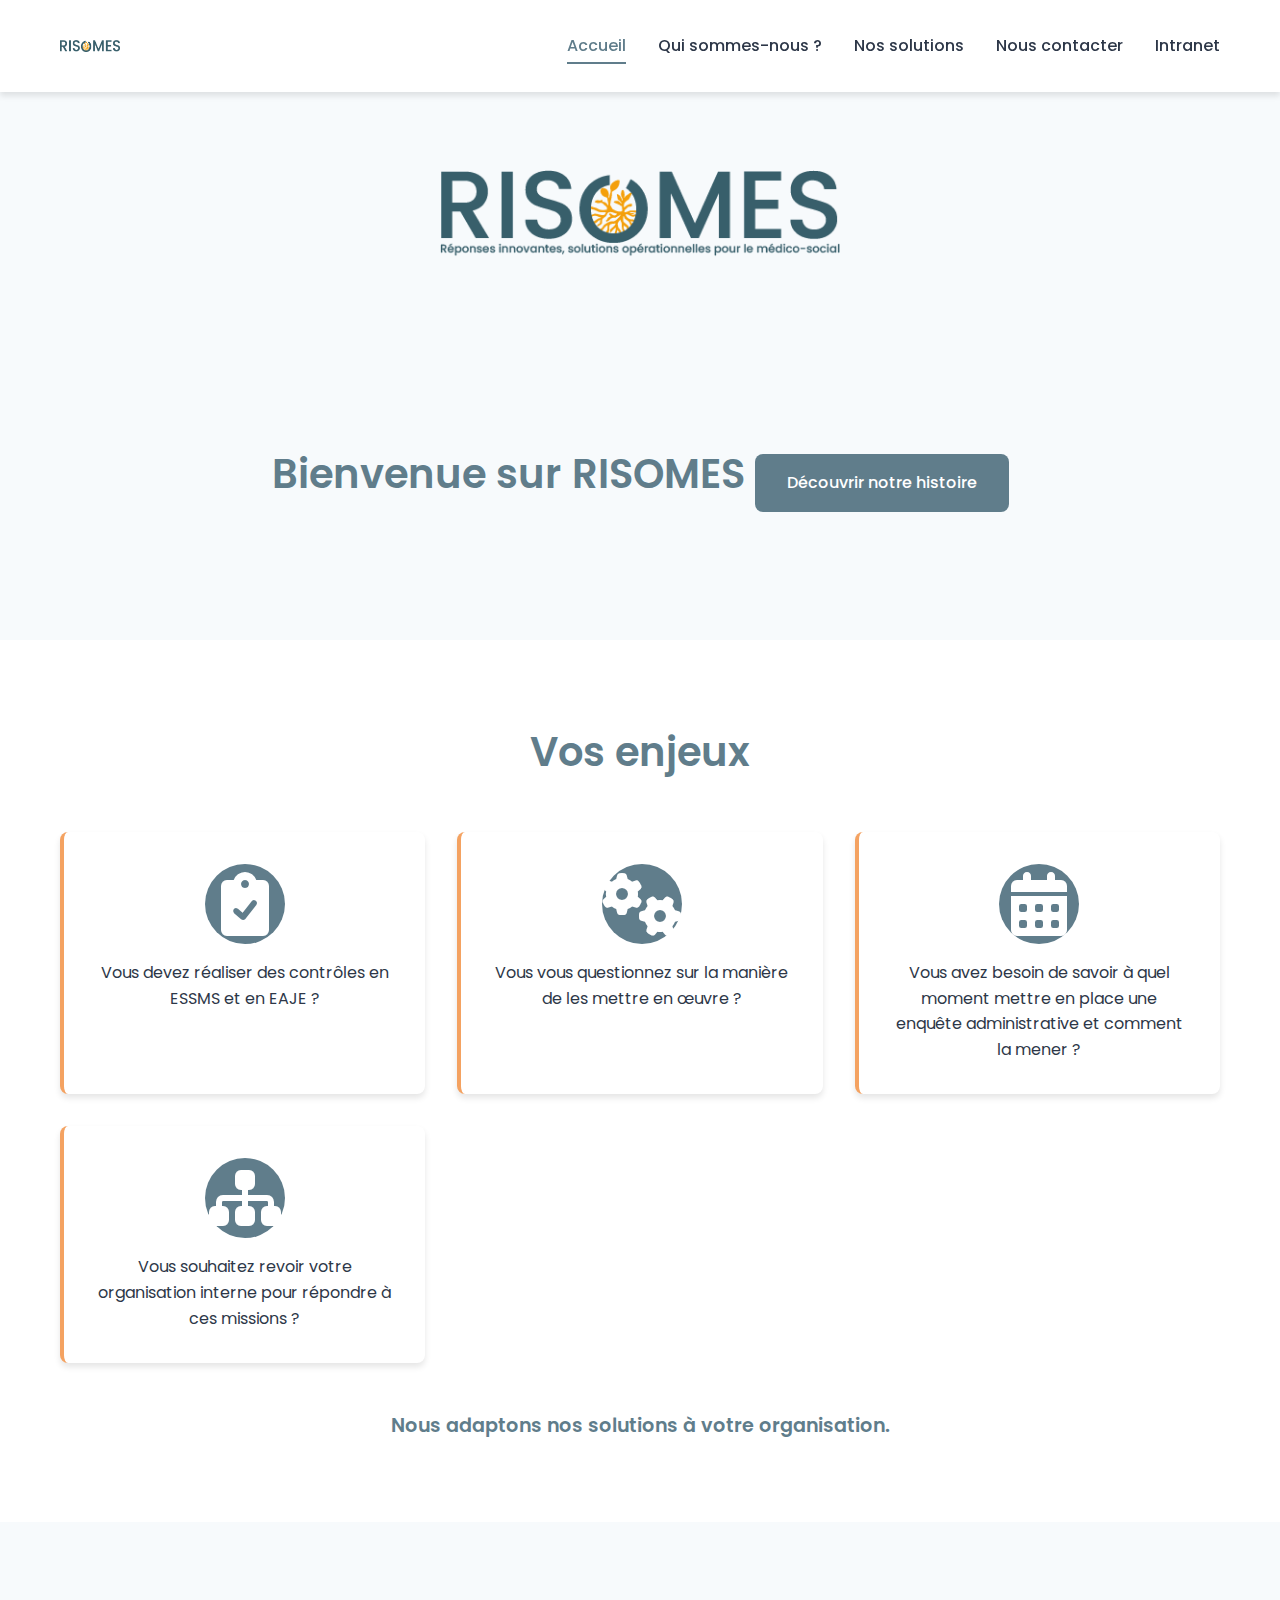
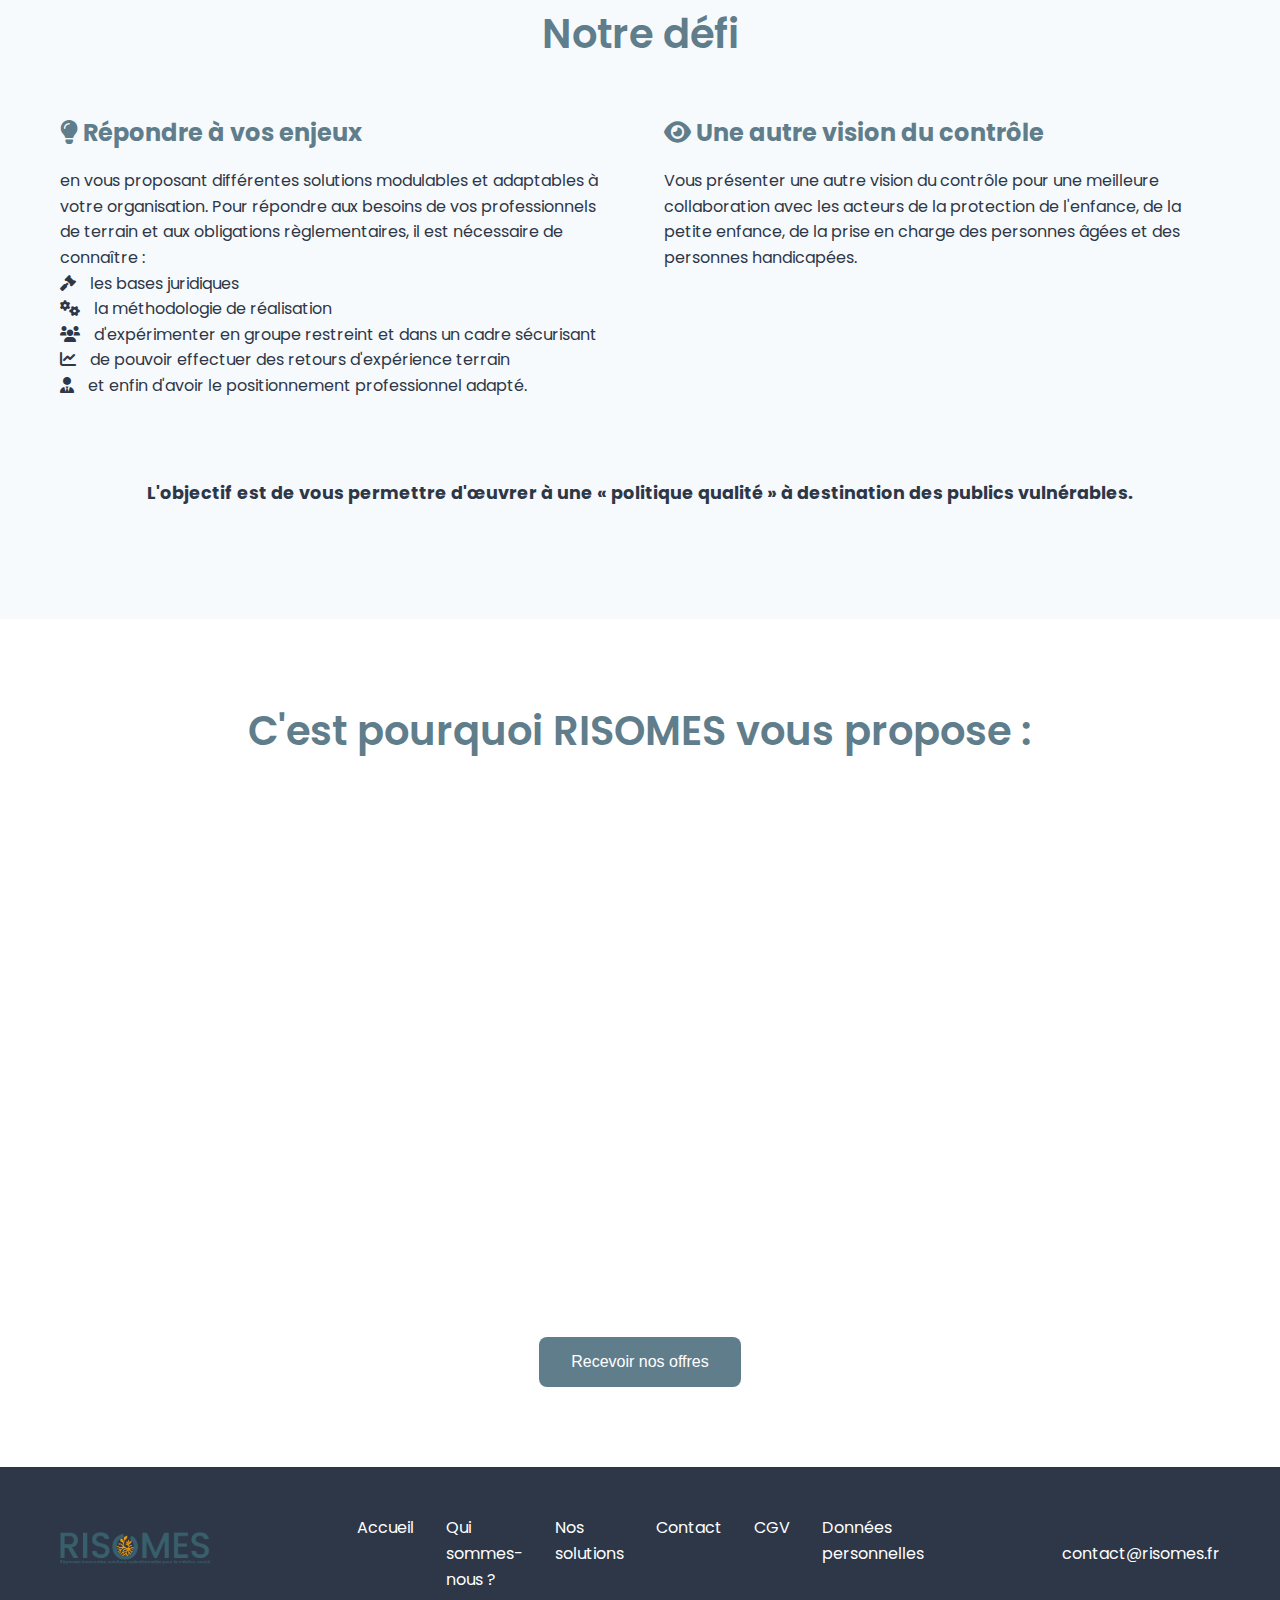
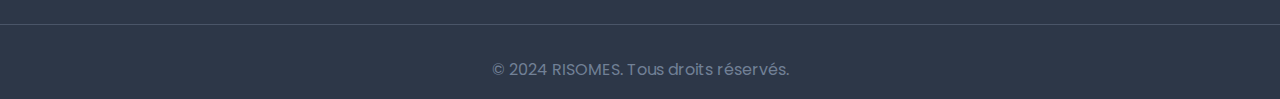
<file: index.html>
<!DOCTYPE html>
<html lang="fr">
<head>
    <meta charset="UTF-8">
    <meta name="viewport" content="width=device-width, initial-scale=1.0">
    <title>RISOMES | Conseil, Formation & Accompagnement ESSMS & Collectivités</title>
    <meta name="description" content="Risomes est votre partenaire expert en conseil, formation et accompagnement pour les collectivités et les établissements du secteur social et médico-social (ESSMS, EAJE, protection de l'enfance). Nous vous aidons à structurer vos services, maîtriser les risques et réussir vos démarches de contrôle, d'agrément et d'autorisation.">
    <meta name="keywords" content="formation, inspection, contrôle, enquête, administrative, conseil, consulting, structuration, supervision, assistant maternel, assistant familial, ESSMS, EAJE, risomes, rhizomes, collectivités, locale, territoriale, département, conseil départemental, qualité, risques, maîtrise, médico-social, protection enfance, petite enfance, personnes vulnérables, personnes âgées, politique qualité, formation action, cas pratique, méthodologie, mallette, guide, agrément, autorisation, crèche, établissement, contrôler, accompagnement, igas">
    <meta name="robots" content="index, follow">
    <link rel="stylesheet" href="assets/css/style.css">
    <link rel="stylesheet" href="https://cdnjs.cloudflare.com/ajax/libs/font-awesome/6.0.0-beta3/css/all.min.css">
    <link rel="icon" href="assets/images/Fichier15@2x.png" type="image/png">
    <link href="https://fonts.googleapis.com/css2?family=Poppins:wght@300;400;500;600;700&display=swap" rel="stylesheet">
</head>
<body>
    <header class="header">
        <div class="navbar container">
            <a href="index.html" class="nav-brand">
              <img src="assets/images/Fichier16@2x.png" alt="RISOMES Logo" class="nav-logo">
            </a>
            <nav class="nav-menu">
                <a href="index.html" class="nav-link active">Accueil</a>
                <a href="qui-sommes-nous.html" class="nav-link">Qui sommes-nous ?</a>
                <a href="nos-solutions.html" class="nav-link">Nos solutions</a>
                <a href="contact.html" class="nav-link">Nous contacter</a>
                <a href="intranet.html" class="nav-link">Intranet</a>
            </nav>
            <div class="hamburger">
                <span></span>
                <span></span>
                <span></span>
            </div>
        </div>
    </header>

    <main>
        <section class="hero hero-homepage">
            <div class="container hero-content">
                <img src="assets/images/LOGOCOMPLETRISOMES.png" alt="RISOMES Logo" class="hero-logo">

            </div>
        </section>

        <section class="welcome-section section bg-light">
            <div class="container text-center">
                <h2 class="section-title">Bienvenue sur RISOMES <a href="qui-sommes-nous.html" class="btn-primary btn-inline">Découvrir notre histoire</a></h2>
            </div>
        </section>

        <section class="section">
            <div class="container">
                <h2 class="section-title">Vos enjeux</h2>
                <div class="enjeux-grid">
                    <div class="enjeux-item">
                        <div class="enjeux-icon-circle"><i class="fas fa-clipboard-check fa-2x"></i></div>
                        <p>Vous devez réaliser des contrôles en ESSMS et en EAJE ?</p>
                    </div>
                    <div class="enjeux-item">
                        <div class="enjeux-icon-circle"><i class="fas fa-cogs fa-2x"></i></div>
                        <p>Vous vous questionnez sur la manière de les mettre en œuvre ?</p>
                    </div>
                    <div class="enjeux-item">
                        <div class="enjeux-icon-circle"><i class="fas fa-calendar-alt fa-2x"></i></div>
                        <p>Vous avez besoin de savoir à quel moment mettre en place une enquête administrative et comment la mener ?</p>
                    </div>
                    <div class="enjeux-item">
                        <div class="enjeux-icon-circle"><i class="fas fa-sitemap fa-2x"></i></div>
                        <p>Vous souhaitez revoir votre organisation interne pour répondre à ces missions ?</p>
                    </div>
                </div>
                <p class="enjeux-conclusion">Nous adaptons nos solutions à votre organisation.</p>
            </div>
        </section>

        <section class="section bg-light">
            <div class="container">
                <h2 class="section-title">Notre défi</h2>
                <div class="defi-content">
                    <div class="defi-item">
                        <h3><i class="fas fa-lightbulb"></i> Répondre à vos enjeux</h3>
                        <p>
                            en vous proposant différentes solutions modulables et adaptables à votre organisation.
                            Pour répondre aux besoins de vos professionnels de terrain et aux obligations règlementaires, il est nécessaire de connaître :
                        </p>
                        <p><i class="fas fa-gavel"></i> les bases juridiques</p>
                        <p><i class="fas fa-cogs"></i> la méthodologie de réalisation</p>
                        <p><i class="fas fa-users"></i> d'expérimenter en groupe restreint et dans un cadre sécurisant</p>
                        <p><i class="fas fa-chart-line"></i> de pouvoir effectuer des retours d'expérience terrain</p>
                        <p><i class="fas fa-user-tie"></i> et enfin d'avoir le positionnement professionnel adapté.</p>
                    </div>
                    <div class="defi-item">
                        <h3><i class="fas fa-eye"></i> Une autre vision du contrôle</h3>
                        <p>
                            Vous présenter une autre vision du contrôle pour une meilleure collaboration avec les acteurs de la protection de l'enfance, de la petite enfance, de la prise en charge des personnes âgées et des personnes handicapées.
                        </p>
                    </div>
                </div>
                <p class="objectif">
                    <strong>L'objectif est de vous permettre d'œuvrer à une « politique qualité » à destination des publics vulnérables.</strong>
                </p>
            </div>
        </section>

        <section class="section">
            <div class="container">
                <h2 class="section-title">C'est pourquoi RISOMES vous propose :</h2>
                <div class="propositions-grid">
                    <a href="nos-solutions.html#les-accompagnements" class="proposition-item">
                        <h3><i class="fas fa-handshake"></i> Accompagnements stratégiques</h3>
                        <p>Des accompagnements stratégiques et organisationnels personnalisés pour une meilleure opérationnalité</p>
                    </a>
                    <a href="nos-solutions.html#les-services-de-formations-immersives" class="proposition-item">
                        <h3><i class="fas fa-chalkboard-teacher"></i> Formations immersives</h3>
                        <p>Des formations immersives adaptées aux besoins des collectivités et de leurs agents, avec des interventions possibles en intra</p>
                    </a>
                    <a href="intranet.html" class="proposition-item">
                        <h3><i class="fas fa-tools"></i> Outils pratiques</h3>
                        <p>Des outils pratiques : webinaires, articles, vidéos (à venir)</p>
                    </a>
                    <a href="nos-solutions.html#les-accompagnements" class="proposition-item">
                        <h3><i class="fas fa-building"></i> Soutien à la structuration</h3>
                        <p>Un soutien à la structuration interne pour renforcer l'efficience des organisations.</p>
                    </a>
                    <a href="intranet.html" class="proposition-item">
                        <h3><i class="fas fa-balance-scale"></i> Veille réglementaire</h3>
                        <p>Une veille réglementaire régulière.</p>
                    </a>
                </div>
                <div class="cta-section">
                    <button class="btn-primary" id="openModalBtn">Recevoir nos offres</button>
                </div>
            </div>
        </section>
    </main>

    <footer class="footer">
        <div class="container footer-content">
            <div class="footer-logo">
                <img src="assets/images/LOGOCOMPLETRISOMES.png" alt="RISOMES Logo Complet" class="footer-logo-full">
            </div>
            <div class="footer-links">
                <a href="index.html">Accueil</a>
                <a href="qui-sommes-nous.html">Qui sommes-nous ?</a>
                <a href="nos-solutions.html">Nos solutions</a>
                <a href="contact.html">Contact</a>
                <a href="#" onclick="openCGVModal()">CGV</a>
                <a href="#" onclick="openDataModal()">Données personnelles</a>
            </div>
            <div class="footer-contact">
                <p>contact@risomes.fr</p>
            </div>
        </div>
        <div class="footer-bottom">
            <p>&copy; 2024 RISOMES. Tous droits réservés.</p>
        </div>
    </footer>

    <div id="offerModal" class="modal">
        <div class="modal-content">
            <span class="close">&times;</span>
            <h3>Recevoir nos offres</h3>
            <form>
                <div class="form-group">
                    <label for="structure">Ma structure :</label>
                    <select id="structure" name="structure">
                        <option value="">Sélectionnez une option</option>
                        <option value="commune">Commune</option>
                        <option value="epci">EPCI</option>
                        <option value="departement">Département</option>
                        <option value="region">Région</option>
                        <option value="autre">Autre (à préciser)</option>
                    </select>
                </div>
                <div class="form-group">
                    <label for="fonction">Ma fonction dans cette organisation :</label>
                    <input type="text" id="fonction" name="fonction">
                </div>
                <div class="form-group">
                    <label for="email">Adresse mail :</label>
                    <input type="email" id="email" name="email" required>
                </div>
                <button type="submit" class="btn-primary">Envoyer</button>
            </form>
        </div>
    </div>

    <!-- Modal CGV -->
    <div id="cgvModal" class="modal">
        <div class="modal-content modal-large">
            <span class="close">&times;</span>
            <h3>Conditions Générales de Vente (CGV)</h3>
            <div class="modal-body">
                <h4>Société</h4>
                <p><strong>RISOMES – Réponses Innovantes Solutions Opérationnelles dans le Médico-Social</strong><br>
                Forme juridique : Société par Actions Simplifiée (SAS)<br>
                Capital social : 5 000 €<br>
                Siège social : 38500 COUBLEVIE<br>
                SIREN : 988 870 473 – RCS Grenoble<br>
                Numéro APE : 70.22Z</p>

                <h4>1. Champ d'application</h4>
                <p>Les présentes Conditions Générales de Vente s'appliquent à toutes les prestations de conseil et d'accompagnement fournies par RISOMES aux collectivités publiques, entreprises et autres organismes, qu'ils soient publics ou privés, en France et à l'étranger.</p>
                <p>Elles prévalent sur tout document du client, sauf dérogation expresse et écrite.</p>

                <h4>2. Objet de la mission</h4>
                <p>RISOMES intervient dans les domaines suivants :</p>
                <ul>
                    <li>Conseil et accompagnement stratégique et organisationnel des collectivités publiques, entreprises et organismes publics ou privés</li>
                    <li>Optimisation de l'efficience et de la qualité des missions confiées</li>
                    <li>Services d'accompagnement personnalisé, veille juridique et formation</li>
                    <li>Conception et sécurisation d'outils, supervision technique des processus</li>
                    <li>Audit, contrôle interne et évaluation en établissements et services sociaux et médico-sociaux (ESSMS)</li>
                    <li>Management de transition dans le secteur médico-social</li>
                </ul>

                <h4>3. Commande et contractualisation</h4>
                <p>Toute prestation fait l'objet d'un devis ou d'une lettre de mission précisant les objectifs, le périmètre d'intervention, les livrables attendus, les modalités d'exécution et les conditions financières.</p>

                <h4>4. Prix et modalités de paiement</h4>
                <p>Les prix sont exprimés en euros hors taxes et soumis à la TVA au taux en vigueur.</p>
                <ul>
                    <li>Acompte : 30 % à la signature du devis, sauf accord contraire</li>
                    <li>Solde : payable à réception de facture, selon les échéances définies</li>
                    <li>Retard de paiement : pénalités de retard au taux légal en vigueur, majorées d'une indemnité forfaitaire de 40 € pour frais de recouvrement</li>
                </ul>

                <h4>5. Confidentialité</h4>
                <p>Chaque partie s'engage à garder strictement confidentielles toutes les informations échangées. Cette obligation perdure pendant 5 ans après la fin de la prestation.</p>

                <h4>6. Propriété intellectuelle</h4>
                <p>Les livrables, outils, rapports et supports mis au point par RISOMES sont la propriété exclusive de la société. Toute reproduction, diffusion ou exploitation sans autorisation écrite préalable est interdite.</p>

                <h4>7. Responsabilité</h4>
                <p>RISOMES est tenue à une obligation de moyens. Elle ne saurait être tenue responsable des décisions ou actions du client fondées sur ses recommandations. En tout état de cause, sa responsabilité est limitée au montant total facturé pour la mission concernée.</p>

                <h4>8. Droit applicable et juridiction</h4>
                <p>Les présentes CGV sont soumises au droit français. En cas de litige, compétence exclusive est attribuée au tribunal compétent du ressort du siège social de RISOMES.</p>
            </div>
        </div>
    </div>

    <!-- Modal Données personnelles -->
    <div id="dataModal" class="modal">
        <div class="modal-content modal-large">
            <span class="close">&times;</span>
            <h3>Politique de confidentialité - Données personnelles</h3>
            <div class="modal-body">
                <h4>Mentions légales</h4>
                <p><strong>Réponses Innovantes Solutions Opérationnelles dans le Médico-Social - RISOMES</strong><br>
                Société par Actions Simplifiée au capital de 5.000 €<br>
                Siège social : 38500 COUBLEVIE<br>
                SIREN 988 870 473 RCS GRENOBLE<br>
                Numéro APE : 70.22Z</p>

                <h4>1. Préambule</h4>
                <p>La présente politique de confidentialité a pour but d'informer les utilisateurs du site sur la manière dont sont collectées leurs données personnelles et sur les droits dont ils disposent concernant ces données.</p>

                <h4>2. Données collectées</h4>
                <p>Les données personnelles collectées dans le cadre de notre activité sont les suivantes : mail, nom et prénom.</p>
                <p>La collecte et le traitement de ces données répond à la finalité suivante : Suivi de la qualité du service et envoi des informations demandées.</p>

                <h4>3. Responsable du traitement</h4>
                <p>Les données à caractère personnel sont collectées par RISOMES.</p>
                <p>Le responsable du traitement peut être contacté par mail : <a href="mailto:risomes@outlook.fr">risomes@outlook.fr</a></p>

                <h4>4. Vos droits</h4>
                <ul>
                    <li>Droit d'accès, de rectification et droit à l'effacement des données</li>
                    <li>Droit à la portabilité des données</li>
                    <li>Droit à la limitation et à l'opposition du traitement des données</li>
                    <li>Droit de ne pas faire l'objet d'une décision fondée exclusivement sur un procédé automatisé</li>
                    <li>Droit de déterminer le sort des données après la mort</li>
                    <li>Droit de saisir l'autorité de contrôle compétente</li>
                </ul>

                <h4>5. Durée de conservation des données</h4>
                <p>Les données personnelles sont conservées pendant une durée n'excédant pas celle nécessaire à la réalisation des finalités pour lesquelles elles sont collectées ou traitées.</p>

                <h4>6. Sécurité des données</h4>
                <p>RISOMES met en œuvre toutes les mesures techniques et organisationnelles appropriées pour garantir la sécurité et la confidentialité des données personnelles collectées.</p>

                <h4>7. Cookies</h4>
                <p>Le site utilise des cookies pour améliorer l'expérience utilisateur. En naviguant sur le site, l'utilisateur accepte l'utilisation de ces cookies.</p>

                <h4>8. Contact</h4>
                <p>Pour toute question relative à la présente politique de confidentialité, l'utilisateur peut contacter RISOMES à l'adresse mail : <a href="mailto:risomes@outlook.fr">risomes@outlook.fr</a></p>
            </div>
        </div>
    </div>

    <script src="assets/js/script.js"></script>
</body>
</html>
</file>
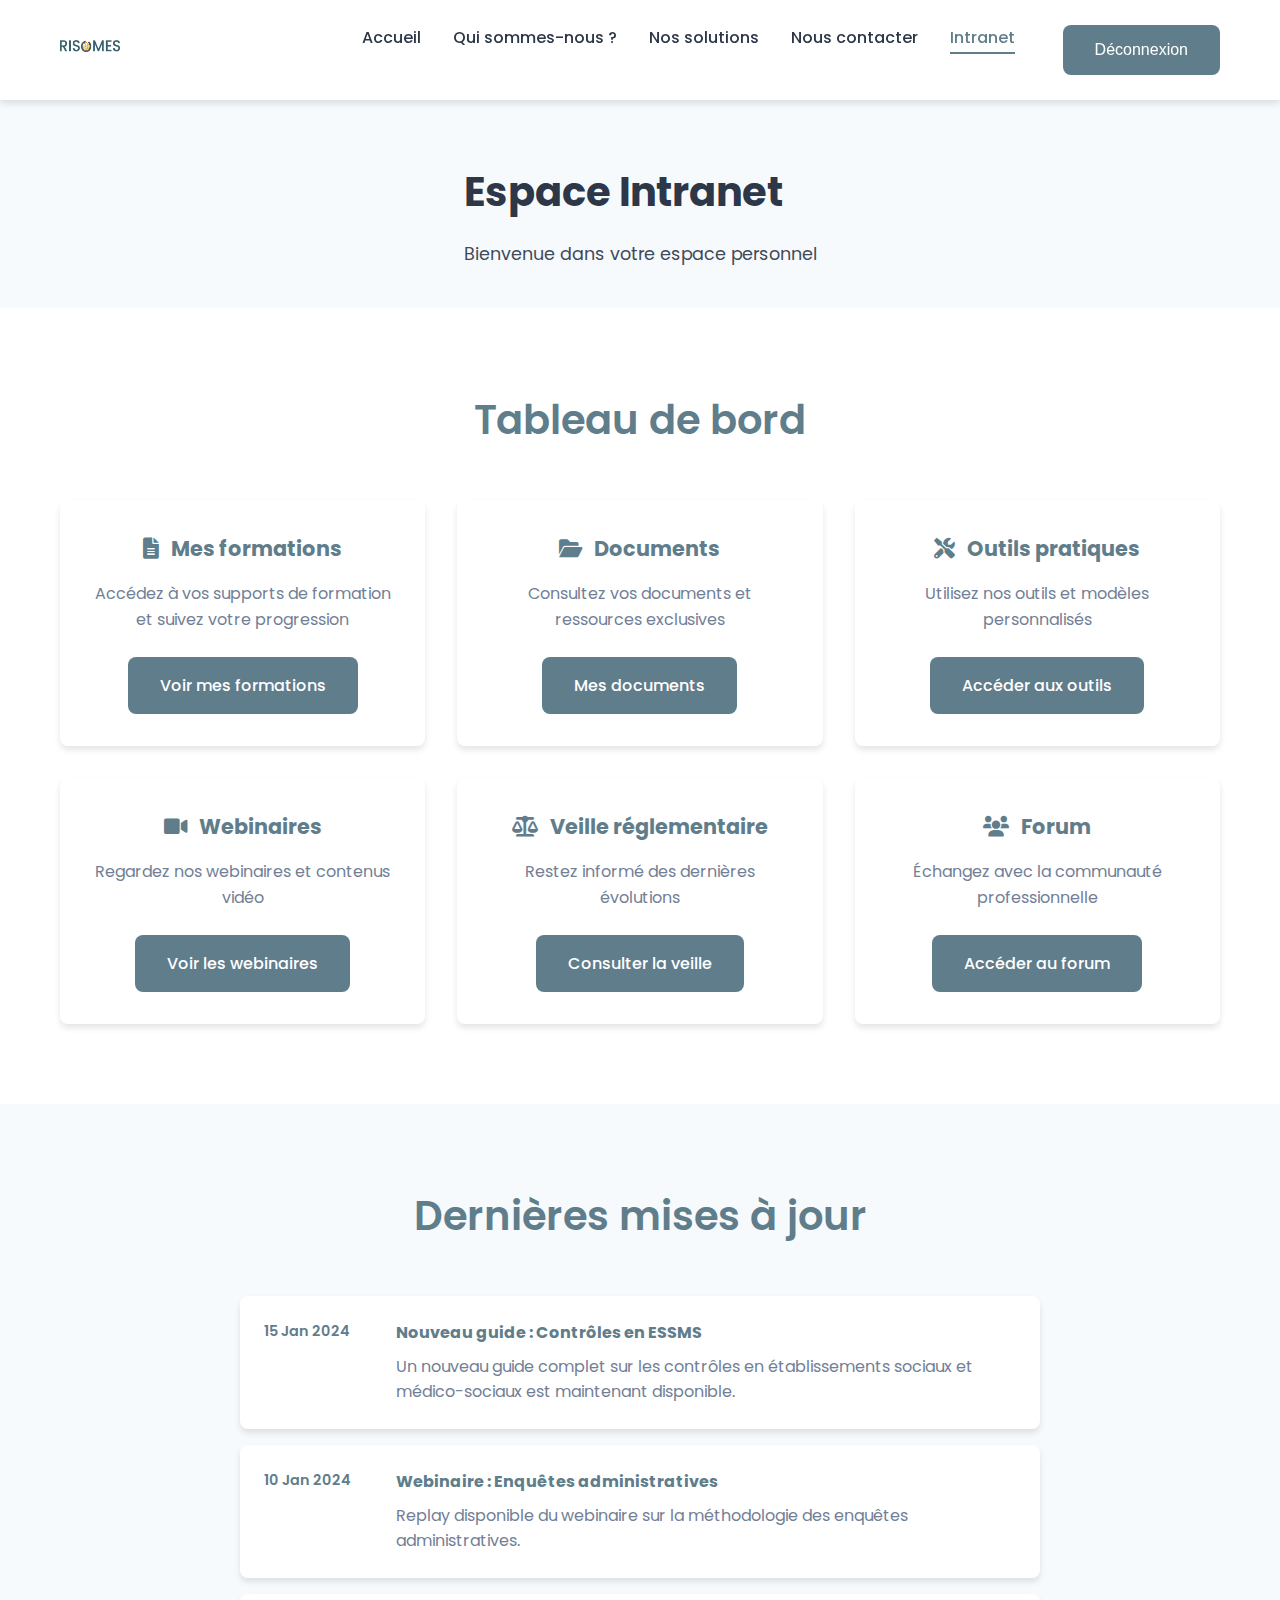
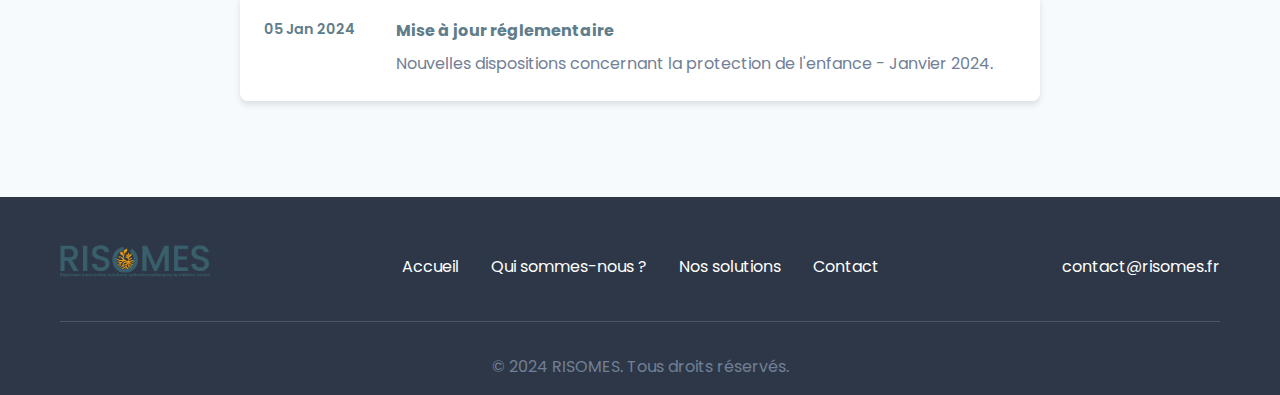
<file: intranet/index.html>
<!DOCTYPE html>
<html lang="fr">
<head>
    <meta charset="UTF-8">
    <meta name="viewport" content="width=device-width, initial-scale=1.0">
    <title>RISOMES - Espace Intranet</title>
    <link rel="icon" type="image/png" href="../assets/images/Fichier15@2x.png">
    <link href="https://fonts.googleapis.com/css2?family=Poppins:wght@300;400;500;600;700&display=swap" rel="stylesheet">
    <link rel="stylesheet" href="../assets/css/style.css">
    <link rel="stylesheet" href="https://cdnjs.cloudflare.com/ajax/libs/font-awesome/6.0.0-beta3/css/all.min.css">
    <script src="https://identity.netlify.com/v1/netlify-identity-widget.js"></script>
</head>
<body>
    <!-- Header -->
    <header class="header">
        <nav class="navbar">
            <div class="nav-brand">
                <a href="../index.html">
                    <img src="../assets/images/Fichier16@2x.png" alt="RISOMES Logo" class="nav-logo">
                </a>
            </div>
            <ul class="nav-menu">
                <li><a href="../index.html" class="nav-link">Accueil</a></li>
                <li><a href="../qui-sommes-nous.html" class="nav-link">Qui sommes-nous ?</a></li>
                <li><a href="../nos-solutions.html" class="nav-link">Nos solutions</a></li>
                <li><a href="../contact.html" class="nav-link">Nous contacter</a></li>
                <li><a href="../intranet.html" class="nav-link active">Intranet</a></li>
                <li><button id="logout-btn" class="btn-primary" style="margin-left: 1rem;">Déconnexion</button></li>
            </ul>
            <div class="hamburger">
                <span></span>
                <span></span>
                <span></span>
            </div>
        </nav>
    </header>

    <!-- Hero Section -->
    <section class="hero page-hero">
        <div class="container">
            <h1 class="page-title">Espace Intranet</h1>
            <p class="page-subtitle">Bienvenue dans votre espace personnel</p>
            <div id="user-info"></div>
        </div>
    </section>

    <!-- Dashboard Section -->
    <section class="section">
        <div class="container">
            <h2 class="section-title">Tableau de bord</h2>
            <div class="dashboard-grid">
                <div class="dashboard-item">
                    <h3><i class="fas fa-file-alt"></i> Mes formations</h3>
                    <p>Accédez à vos supports de formation et suivez votre progression</p>
                    <a href="#formations" class="btn-primary">Voir mes formations</a>
                </div>
                <div class="dashboard-item">
                    <h3><i class="fas fa-folder-open"></i> Documents</h3>
                    <p>Consultez vos documents et ressources exclusives</p>
                    <a href="#documents" class="btn-primary">Mes documents</a>
                </div>
                <div class="dashboard-item">
                    <h3><i class="fas fa-tools"></i> Outils pratiques</h3>
                    <p>Utilisez nos outils et modèles personnalisés</p>
                    <a href="#outils" class="btn-primary">Accéder aux outils</a>
                </div>
                <div class="dashboard-item">
                    <h3><i class="fas fa-video"></i> Webinaires</h3>
                    <p>Regardez nos webinaires et contenus vidéo</p>
                    <a href="#webinaires" class="btn-primary">Voir les webinaires</a>
                </div>
                <div class="dashboard-item">
                    <h3><i class="fas fa-balance-scale"></i> Veille réglementaire</h3>
                    <p>Restez informé des dernières évolutions</p>
                    <a href="#veille" class="btn-primary">Consulter la veille</a>
                </div>
                <div class="dashboard-item">
                    <h3><i class="fas fa-users"></i> Forum</h3>
                    <p>Échangez avec la communauté professionnelle</p>
                    <a href="#forum" class="btn-primary">Accéder au forum</a>
                </div>
            </div>
        </div>
    </section>

    <!-- Recent Updates Section -->
    <section class="section bg-light">
        <div class="container">
            <h2 class="section-title">Dernières mises à jour</h2>
            <div class="updates-list">
                <div class="update-item">
                    <div class="update-date">15 Jan 2024</div>
                    <div class="update-content">
                        <h4>Nouveau guide : Contrôles en ESSMS</h4>
                        <p>Un nouveau guide complet sur les contrôles en établissements sociaux et médico-sociaux est maintenant disponible.</p>
                    </div>
                </div>
                <div class="update-item">
                    <div class="update-date">10 Jan 2024</div>
                    <div class="update-content">
                        <h4>Webinaire : Enquêtes administratives</h4>
                        <p>Replay disponible du webinaire sur la méthodologie des enquêtes administratives.</p>
                    </div>
                </div>
                <div class="update-item">
                    <div class="update-date">05 Jan 2024</div>
                    <div class="update-content">
                        <h4>Mise à jour réglementaire</h4>
                        <p>Nouvelles dispositions concernant la protection de l'enfance - Janvier 2024.</p>
                    </div>
                </div>
            </div>
        </div>
    </section>

    <!-- Footer -->
    <footer class="footer">
        <div class="container">
            <div class="footer-content">
                <div class="footer-logo">
                    <img src="../assets/images/LOGOCOMPLETRISOMES.png" alt="RISOMES Logo Complet" class="footer-logo-full">
                </div>
                <div class="footer-links">
                    <a href="../index.html">Accueil</a>
                    <a href="../qui-sommes-nous.html">Qui sommes-nous ?</a>
                    <a href="../nos-solutions.html">Nos solutions</a>
                    <a href="../contact.html">Contact</a>
                </div>
                <div class="footer-contact">
                    <p>contact@risomes.fr</p>
                </div>
            </div>
            <div class="footer-bottom">
                <p>&copy; 2024 RISOMES. Tous droits réservés.</p>
            </div>
        </div>
    </footer>

    <script>
        // Protection de la page avec Netlify Identity
        if (window.netlifyIdentity) {
            netlifyIdentity.on('init', user => {
                if (!user) {
                    // Rediriger vers la page de connexion si pas connecté
                    window.location.href = '../intranet.html';
                } else {
                    // Afficher les informations utilisateur
                    document.getElementById('user-info').innerHTML = 
                        `<p>Connecté en tant que : <strong>${user.email}</strong></p>`;
                }
            });

            // Gestion de la déconnexion
            document.getElementById('logout-btn').addEventListener('click', () => {
                netlifyIdentity.logout();
            });

            netlifyIdentity.on('logout', () => {
                window.location.href = '../intranet.html';
            });
        }
    </script>
    <script src="../assets/js/script.js"></script>
</body>
</html>
</file>
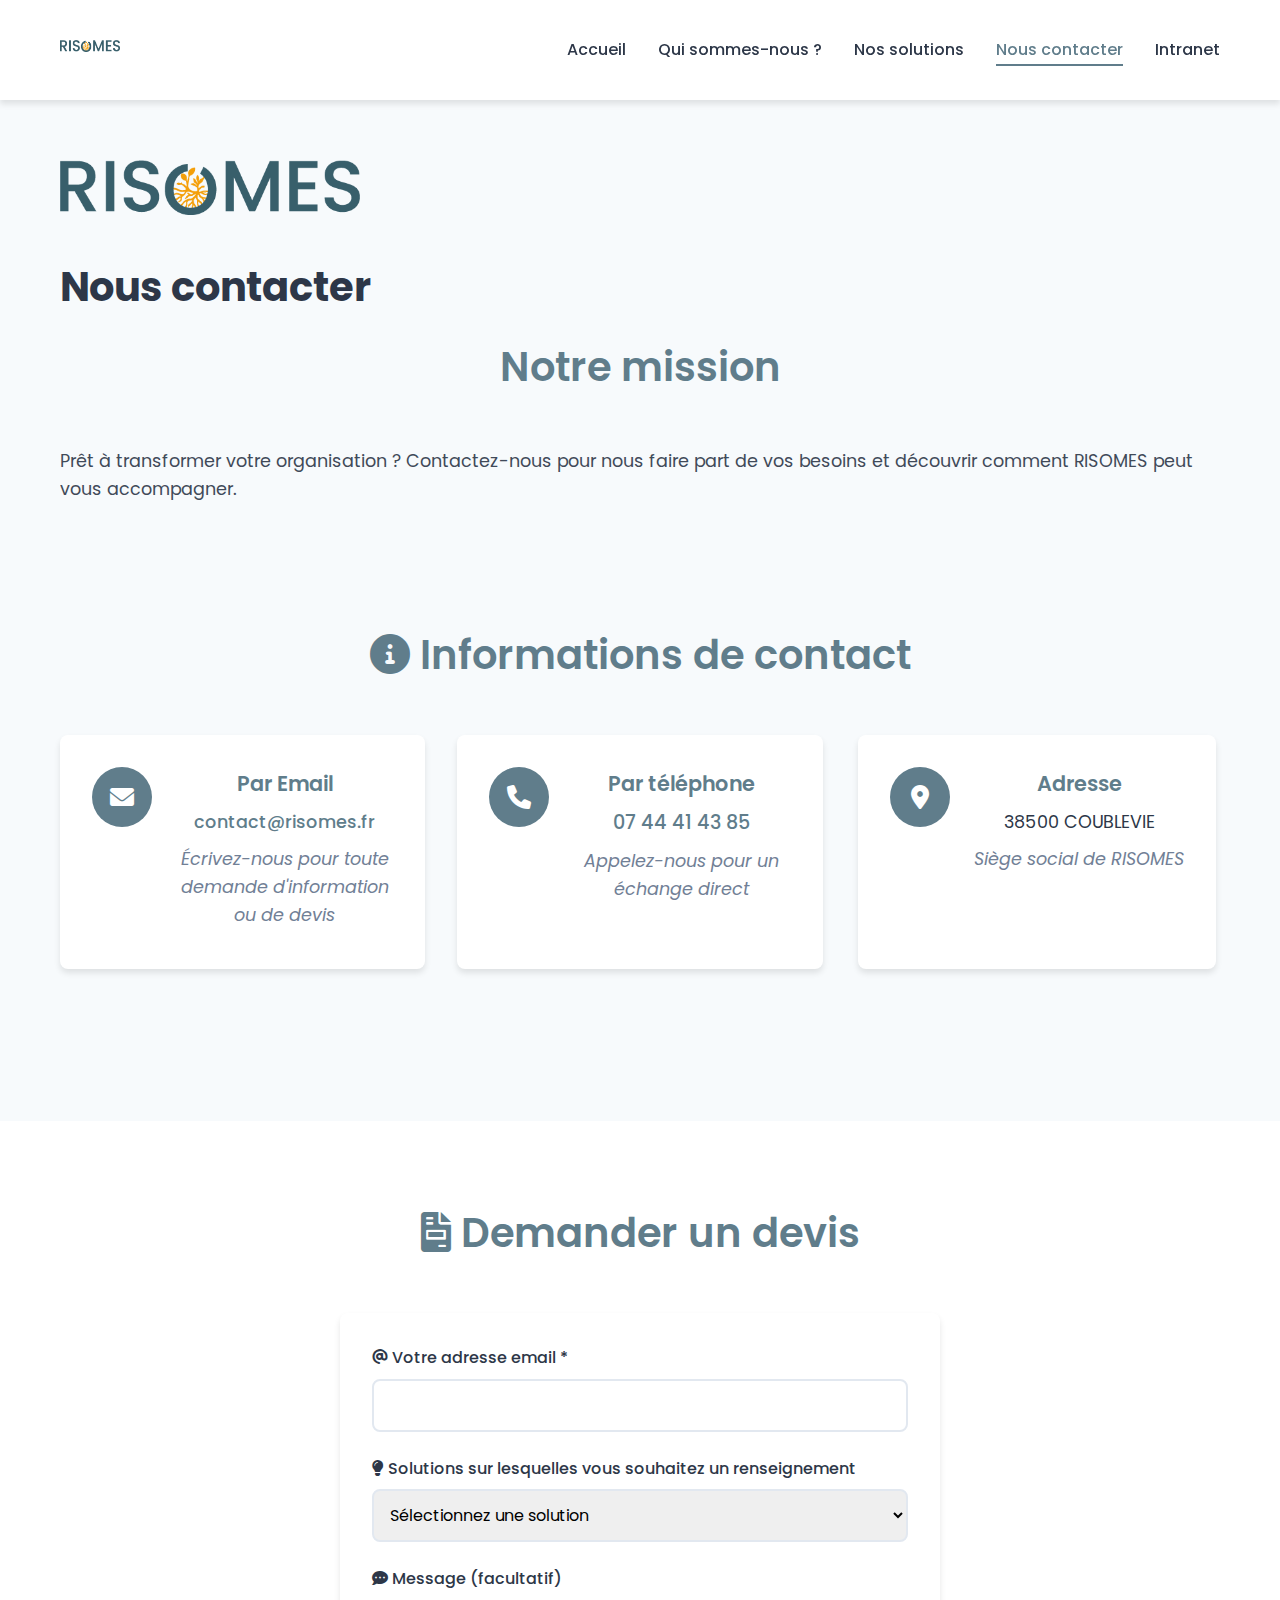
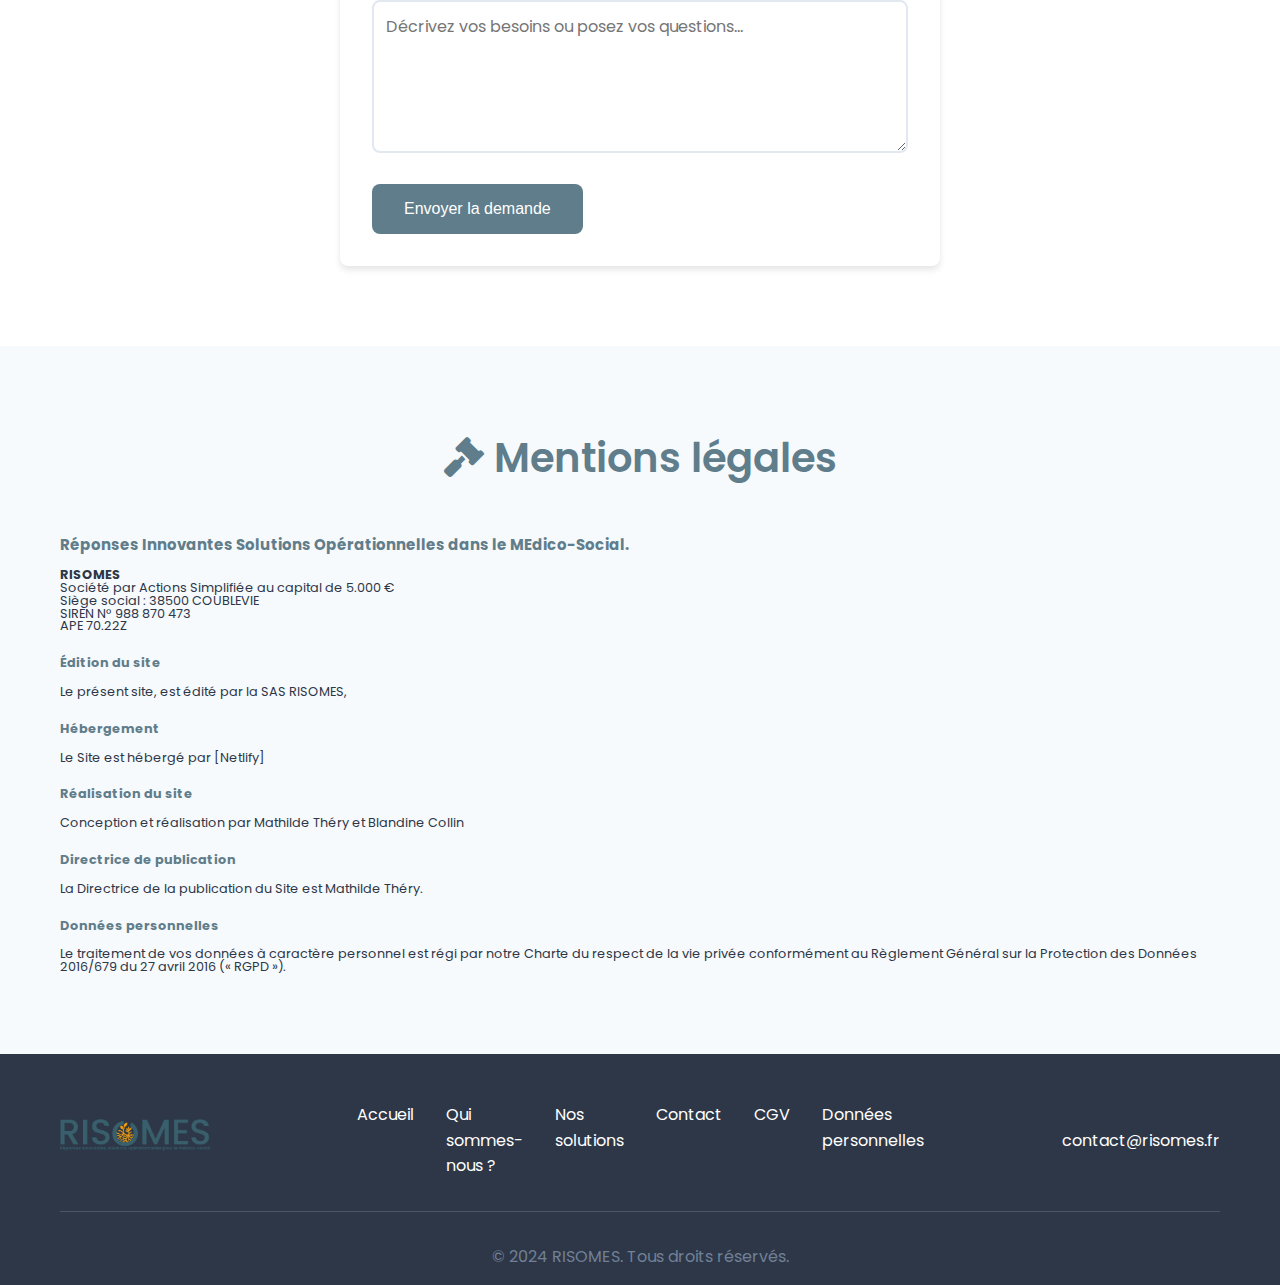
<file: contact.html>
<!DOCTYPE html>
<html lang="fr">
<head>
    <meta charset="UTF-8">
    <meta name="viewport" content="width=device-width, initial-scale=1.0">
    <title>RISOMES - Nous contacter</title>
    <link rel="icon" type="image/png" href="assets/images/Fichier15@2x.png">
    <link href="https://fonts.googleapis.com/css2?family=Poppins:wght@300;400;500;600;700&display=swap" rel="stylesheet">
    <link rel="stylesheet" href="assets/css/style.css">
    <link rel="stylesheet" href="https://cdnjs.cloudflare.com/ajax/libs/font-awesome/6.0.0-beta3/css/all.min.css">
</head>
<body>
    <!-- Header -->
    <header class="header">
        <nav class="navbar">
            <div class="nav-brand">
                <a href="index.html">
                    <img src="assets/images/Fichier16@2x.png" alt="RISOMES Logo" class="nav-logo">
                </a>
            </div>
            <ul class="nav-menu">
                <li><a href="index.html" class="nav-link">Accueil</a></li>
                <li><a href="qui-sommes-nous.html" class="nav-link">Qui sommes-nous ?</a></li>
                <li><a href="nos-solutions.html" class="nav-link">Nos solutions</a></li>
                <li><a href="contact.html" class="nav-link active">Nous contacter</a></li>
                <li><a href="intranet.html" class="nav-link">Intranet</a></li>
            </ul>
            <div class="hamburger">
                <span></span>
                <span></span>
                <span></span>
            </div>
        </nav>
    </header>

    <!-- Hero Section -->
   <section class="hero page-hero">
        <div class="container">
            <img src="assets/images/Fichier16@2x.png" alt="RISOMES" class="page-logo">
            <h1 class="page-title">Nous contacter</h1>
            <h2 class="section-title">Notre mission</h2>
            <p class="page-subtitle">Prêt à transformer votre organisation ? Contactez-nous pour nous faire part de vos besoins et découvrir comment RISOMES peut vous accompagner.</p>
        </div>
    </section>





    <!-- Contact Info Section -->
    <section class="section bg-light">
        <div class="container">
            <h2 class="section-title"><i class="fas fa-info-circle icon"></i> Informations de contact</h2>
            <div class="contact-info">
                <div class="contact-item">
                    <div class="contact-icon">
                        <i class="fas fa-envelope"></i>
                    </div>
                    <div class="contact-details">
                        <h3>Par Email</h3>
                        <p><a href="mailto:contact@risomes.fr">contact@risomes.fr</a></p>
                        <p class="contact-description">Écrivez-nous pour toute demande d'information ou de devis</p>
                    </div>
                </div>
                <div class="contact-item">
                    <div class="contact-icon">
                        <i class="fas fa-phone"></i>
                    </div>
                    <div class="contact-details">
                        <h3>Par téléphone</h3>
                        <p><a href="tel:0744414385" class="phone-number">07 44 41 43 85</a></p>
                        <p class="contact-description">Appelez-nous pour un échange direct</p>
                    </div>
                </div>
                <div class="contact-item">
                    <div class="contact-icon">
                        <i class="fas fa-map-marker-alt"></i>
                    </div>
                    <div class="contact-details">
                        <h3>Adresse</h3>
                        <p>38500 COUBLEVIE</p>
                        <p class="contact-description">Siège social de RISOMES</p>
                    </div>
                </div>
            </div>
        </div>
    </section>

    <!-- Contact Form Section -->
    <section class="section">
        <div class="container">
            <h2 class="section-title"><i class="fas fa-file-invoice icon"></i> Demander un devis</h2>
            <form class="contact-form" id="devis-form">
                <div class="form-group">
                    <label for="email"><i class="fas fa-at icon"></i> Votre adresse email *</label>
                    <input type="email" id="email" name="email" required>
                </div>
                <div class="form-group">
                    <label for="solutions"><i class="fas fa-lightbulb icon"></i> Solutions sur lesquelles vous souhaitez un renseignement</label>
                    <select id="solutions" name="solutions">
                        <option value="">Sélectionnez une solution</option>
                        <option value="sensibilisations">Les sensibilisations</option>
                        <option value="formations-immersives">Les formations immersives</option>
                        <option value="accompagnements">Les accompagnements</option>
                        <option value="packs">Les packs</option>
                        <option value="autre">Autre</option>
                    </select>
                </div>
                <div class="form-group">
                    <label for="message"><i class="fas fa-comment-dots icon"></i> Message (facultatif)</label>
                    <textarea id="message" name="message" rows="5" placeholder="Décrivez vos besoins ou posez vos questions..."></textarea>
                </div>
                <button type="submit" class="btn-primary">Envoyer la demande</button>
            </form>
        </div>
    </section>

    <!-- Legal Section -->
    <section class="section bg-light">
        <div class="container">
            <h2 class="section-title"><i class="fas fa-gavel icon"></i> Mentions légales</h2>
            <div class="legal-content" style="font-size: 0.8em; line-height: 1;">
                <h3>Réponses Innovantes Solutions Opérationnelles dans le MEdico-Social.</h3>
                <p><strong>RISOMES</strong></p>
                <p>Société par Actions Simplifiée au capital de 5.000 €</p>
                <p>Siège social : 38500 COUBLEVIE</p>
                <p>SIREN N° 988 870 473</p>
                <p>APE 70.22Z</p>
                <h4>Édition du site</h4>
                <p>Le présent site, est édité par la SAS RISOMES,</p>
                <h4>Hébergement</h4>
                <p>Le Site est hébergé par [Netlify]</p>
                <h4>Réalisation du site</h4>
                <p>Conception et réalisation par Mathilde Théry et Blandine Collin</p>
                <h4>Directrice de publication</h4>
                <p>La Directrice de la publication du Site est Mathilde Théry.</p>
                <h4>Données personnelles</h4>
                <p>Le traitement de vos données à caractère personnel est régi par notre Charte du respect de la vie privée conformément au Règlement Général sur la Protection des Données 2016/679 du 27 avril 2016 (« RGPD »).</p>
            </div>
        </div>
    </section>

    <!-- Footer -->
    <footer class="footer">
        <div class="container">
            <div class="footer-content">
                <div class="footer-logo">
                    <img src="assets/images/LOGOCOMPLETRISOMES.png" alt="RISOMES Logo Complet" class="footer-logo-full">
                </div>
                <div class="footer-links">
                    <a href="index.html">Accueil</a>
                    <a href="qui-sommes-nous.html">Qui sommes-nous ?</a>
                    <a href="nos-solutions.html">Nos solutions</a>
                    <a href="contact.html">Contact</a>
                    <a href="#" onclick="openCGVModal()">CGV</a>
                    <a href="#" onclick="openDataModal()">Données personnelles</a>
                </div>
                <div class="footer-contact">
                    <p>contact@risomes.fr</p>
                </div>
            </div>
            <div class="footer-bottom">
                <p>&copy; 2024 RISOMES. Tous droits réservés.</p>
            </div>
        </div>
    </footer>

    <script src="assets/js/script.js"></script>
</body>
</html>




    <div id="cgvModal" class="modal">
        <div class="modal-content">
            <span class="close">&times;</span>
            <h3>Conditions Générales de Vente (CGV)</h3>
            <div class="modal-text-content">
                <!-- CGV content will be inserted here by JavaScript -->
            </div>
        </div>
    </div>

    <div id="dataModal" class="modal">
        <div class="modal-content">
            <span class="close">&times;</span>
            <h3>Politique de confidentialité</h3>
            <div class="modal-text-content">
                <!-- Données personnelles content will be inserted here by JavaScript -->
            </div>
        </div>
    </div>
</file>
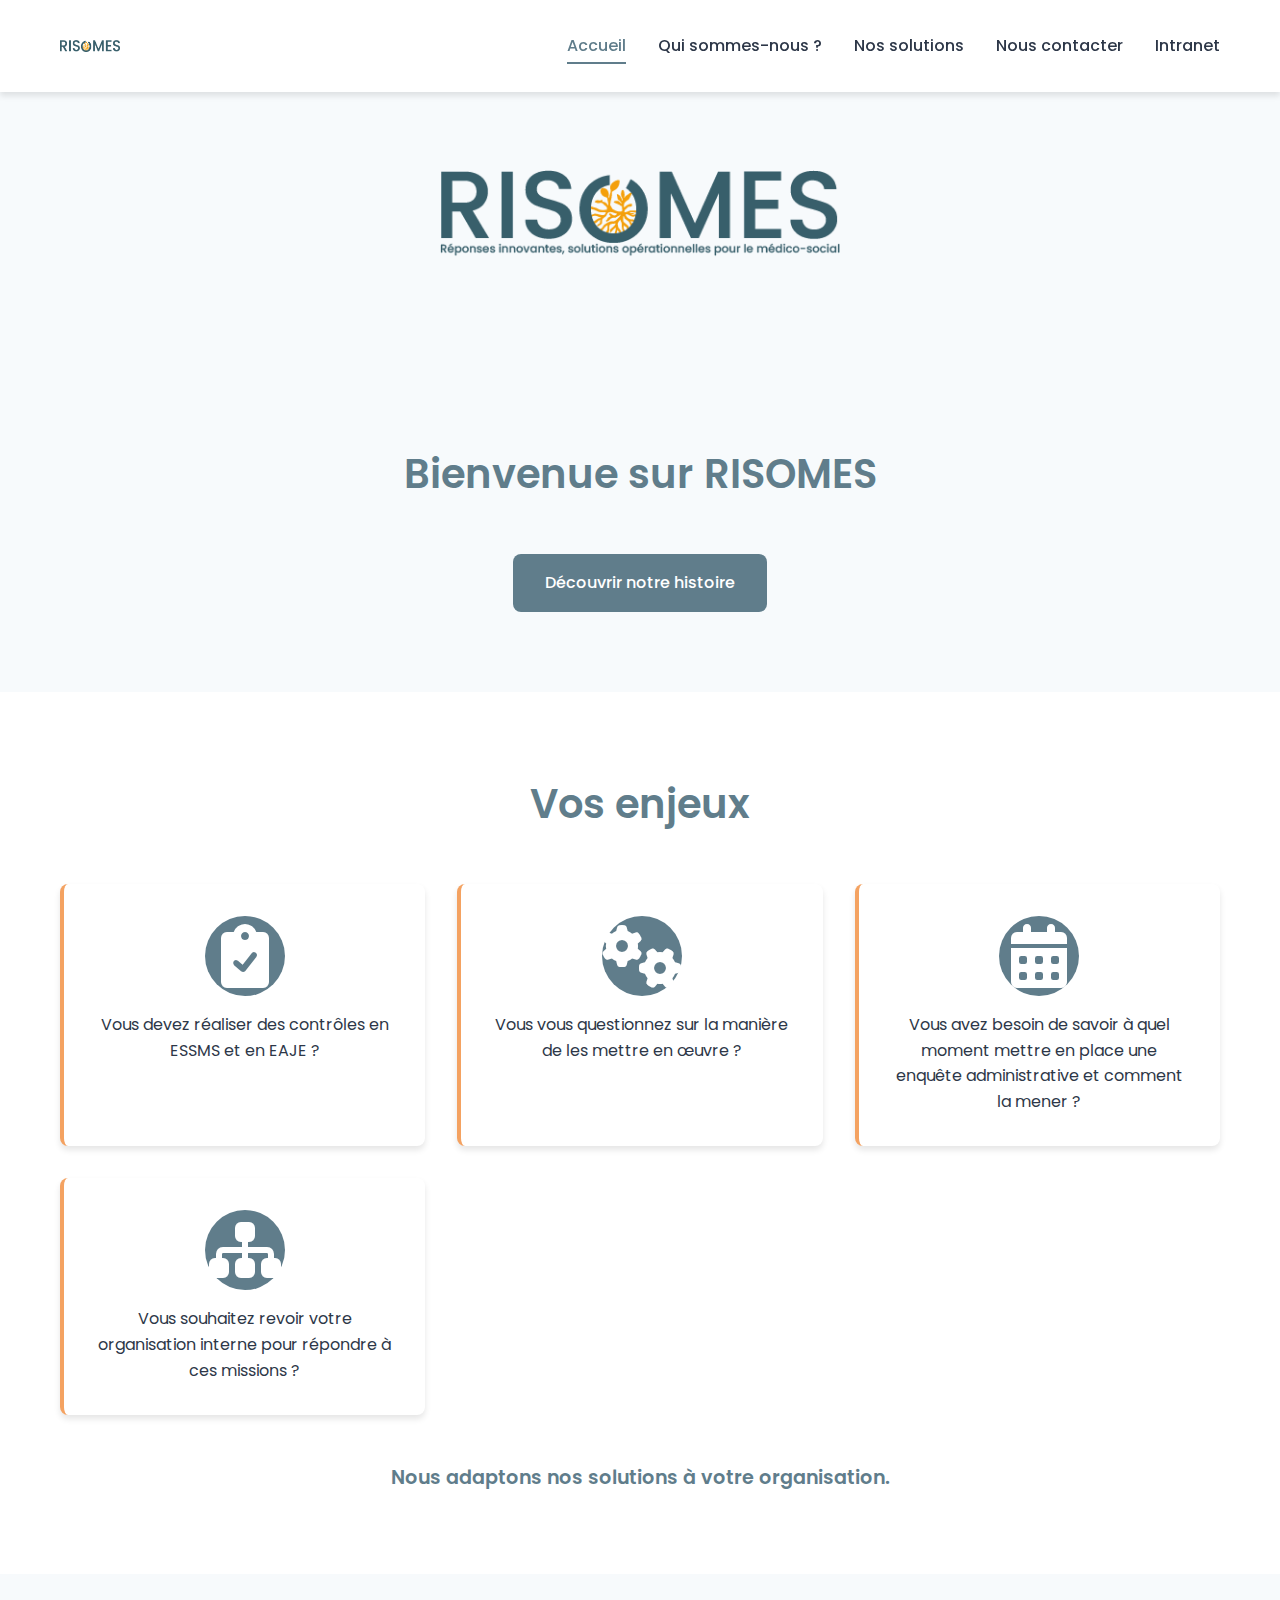
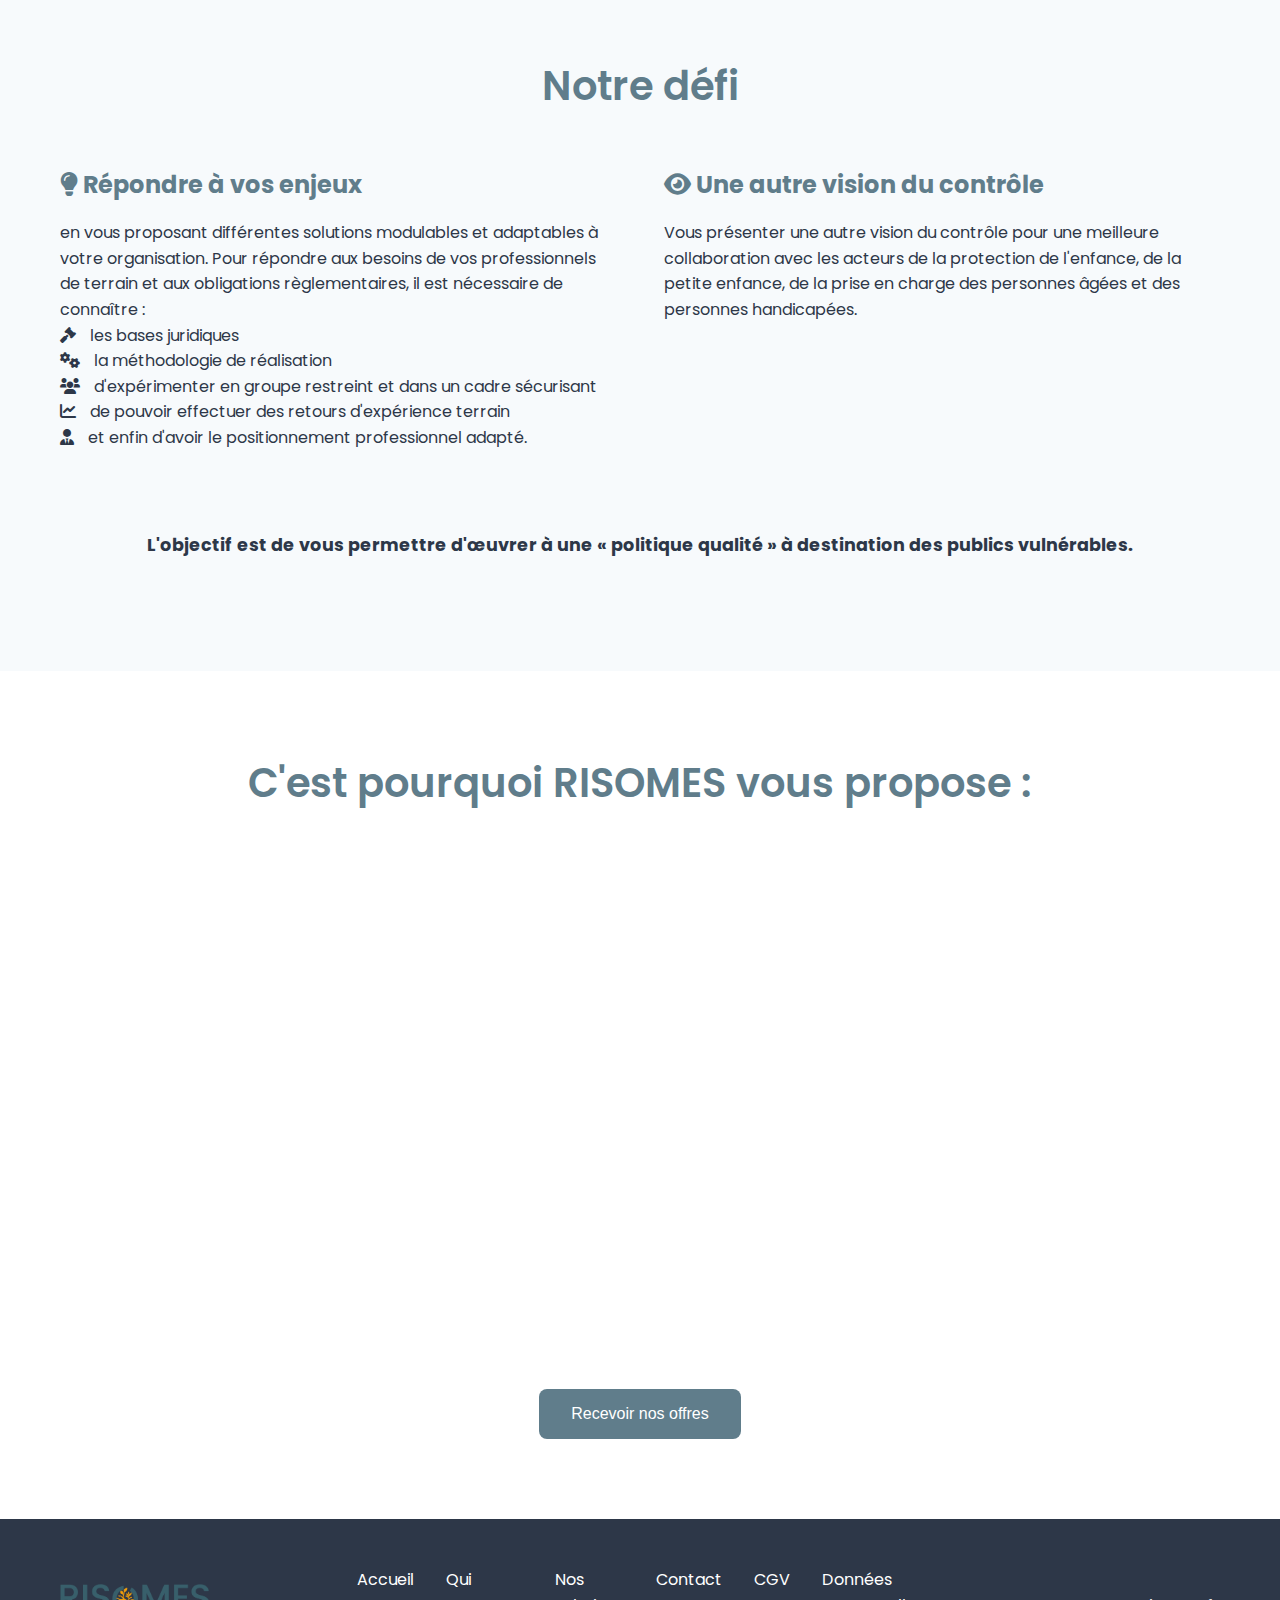
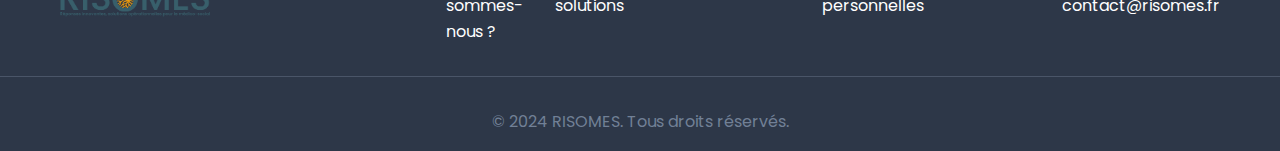
<file: index-old.html>
<!DOCTYPE html>
<html lang="fr">
<head>
    <meta charset="UTF-8">
    <meta name="viewport" content="width=device-width, initial-scale=1.0">
    <title>RISOMES - Accueil</title>
    <link rel="stylesheet" href="assets/css/style.css">
    <link rel="stylesheet" href="https://cdnjs.cloudflare.com/ajax/libs/font-awesome/6.0.0-beta3/css/all.min.css">
    <link rel="icon" href="assets/images/Fichier15@2x.png" type="image/png">
    <link href="https://fonts.googleapis.com/css2?family=Poppins:wght@300;400;500;600;700&display=swap" rel="stylesheet">
</head>
<body>
    <header class="header">
        <div class="navbar container">
            <a href="index.html" class="nav-brand">
              <img src="assets/images/Fichier16@2x.png" alt="RISOMES Logo" class="nav-logo">
            </a>
            <nav class="nav-menu">
                <a href="index.html" class="nav-link active">Accueil</a>
                <a href="qui-sommes-nous.html" class="nav-link">Qui sommes-nous ?</a>
                <a href="nos-solutions.html" class="nav-link">Nos solutions</a>
                <a href="contact.html" class="nav-link">Nous contacter</a>
                <a href="intranet.html" class="nav-link">Intranet</a>
            </nav>
            <div class="hamburger">
                <span></span>
                <span></span>
                <span></span>
            </div>
        </div>
    </header>

    <main>
        <section class="hero hero-homepage">
            <div class="container hero-content">
                <img src="assets/images/LOGOCOMPLETRISOMES.png" alt="RISOMES Logo" class="hero-logo">

            </div>
        </section>

        <section class="welcome-section section bg-light">
            <div class="container text-center">
                <h2 class="section-title">Bienvenue sur RISOMES</h2>
                <p class="welcome-description">
                    
                </p>
                <a href="qui-sommes-nous.html" class="btn-primary">Découvrir notre histoire</a>
            </div>
        </section>

        <section class="section">
            <div class="container">
                <h2 class="section-title">Vos enjeux</h2>
                <div class="enjeux-grid">
                    <div class="enjeux-item">
                        <div class="enjeux-icon-circle"><i class="fas fa-clipboard-check fa-2x"></i></div>
                        <p>Vous devez réaliser des contrôles en ESSMS et en EAJE ?</p>
                    </div>
                    <div class="enjeux-item">
                        <div class="enjeux-icon-circle"><i class="fas fa-cogs fa-2x"></i></div>
                        <p>Vous vous questionnez sur la manière de les mettre en œuvre ?</p>
                    </div>
                    <div class="enjeux-item">
                        <div class="enjeux-icon-circle"><i class="fas fa-calendar-alt fa-2x"></i></div>
                        <p>Vous avez besoin de savoir à quel moment mettre en place une enquête administrative et comment la mener ?</p>
                    </div>
                    <div class="enjeux-item">
                        <div class="enjeux-icon-circle"><i class="fas fa-sitemap fa-2x"></i></div>
                        <p>Vous souhaitez revoir votre organisation interne pour répondre à ces missions ?</p>
                    </div>
                </div>
                <p class="enjeux-conclusion">Nous adaptons nos solutions à votre organisation.</p>
            </div>
        </section>

        <section class="section bg-light">
            <div class="container">
                <h2 class="section-title">Notre défi</h2>
                <div class="defi-content">
                    <div class="defi-item">
                        <h3><i class="fas fa-lightbulb"></i> Répondre à vos enjeux</h3>
                        <p>
                            en vous proposant différentes solutions modulables et adaptables à votre organisation.
                            Pour répondre aux besoins de vos professionnels de terrain et aux obligations règlementaires, il est nécessaire de connaître :
                        </p>
                        <p><i class="fas fa-gavel"></i> les bases juridiques</p>
                        <p><i class="fas fa-cogs"></i> la méthodologie de réalisation</p>
                        <p><i class="fas fa-users"></i> d'expérimenter en groupe restreint et dans un cadre sécurisant</p>
                        <p><i class="fas fa-chart-line"></i> de pouvoir effectuer des retours d'expérience terrain</p>
                        <p><i class="fas fa-user-tie"></i> et enfin d'avoir le positionnement professionnel adapté.</p>
                    </div>
                    <div class="defi-item">
                        <h3><i class="fas fa-eye"></i> Une autre vision du contrôle</h3>
                        <p>
                            Vous présenter une autre vision du contrôle pour une meilleure collaboration avec les acteurs de la protection de l'enfance, de la petite enfance, de la prise en charge des personnes âgées et des personnes handicapées.
                        </p>
                    </div>
                </div>
                <p class="objectif">
                    <strong>L'objectif est de vous permettre d'œuvrer à une « politique qualité » à destination des publics vulnérables.</strong>
                </p>
            </div>
        </section>

        <section class="section">
            <div class="container">
                <h2 class="section-title">C'est pourquoi RISOMES vous propose :</h2>
                <div class="propositions-grid">
                    <a href="nos-solutions.html#les-accompagnements" class="proposition-item">
                        <h3><i class="fas fa-handshake"></i> Accompagnements stratégiques</h3>
                        <p>Des accompagnements stratégiques et organisationnels personnalisés pour une meilleure opérationnalité</p>
                    </a>
                    <a href="nos-solutions.html#les-services-de-formations-immersives" class="proposition-item">
                        <h3><i class="fas fa-chalkboard-teacher"></i> Formations immersives</h3>
                        <p>Des formations immersives adaptées aux besoins des collectivités et de leurs agents, avec des interventions possibles en intra</p>
                    </a>
                    <a href="intranet.html" class="proposition-item">
                        <h3><i class="fas fa-tools"></i> Outils pratiques</h3>
                        <p>Des outils pratiques : webinaires, articles, vidéos (à venir)</p>
                    </a>
                    <a href="nos-solutions.html#les-accompagnements" class="proposition-item">
                        <h3><i class="fas fa-building"></i> Soutien à la structuration</h3>
                        <p>Un soutien à la structuration interne pour renforcer l'efficience des organisations.</p>
                    </a>
                    <a href="intranet.html" class="proposition-item">
                        <h3><i class="fas fa-balance-scale"></i> Veille réglementaire</h3>
                        <p>Une veille réglementaire régulière.</p>
                    </a>
                </div>
                <div class="cta-section">
                    <button class="btn-primary" id="openModalBtn">Recevoir nos offres</button>
                </div>
            </div>
        </section>
    </main>

    <footer class="footer">
        <div class="container footer-content">
            <div class="footer-logo">
                <img src="assets/images/LOGOCOMPLETRISOMES.png" alt="RISOMES Logo Complet" class="footer-logo-full">
            </div>
            <div class="footer-links">
                <a href="index.html">Accueil</a>
                <a href="qui-sommes-nous.html">Qui sommes-nous ?</a>
                <a href="nos-solutions.html">Nos solutions</a>
                <a href="contact.html">Contact</a>
                <a href="#" onclick="openCGVModal()">CGV</a>
                <a href="#" onclick="openDataModal()">Données personnelles</a>
            </div>
            <div class="footer-contact">
                <p>contact@risomes.fr</p>
            </div>
        </div>
        <div class="footer-bottom">
            <p>&copy; 2024 RISOMES. Tous droits réservés.</p>
        </div>
    </footer>

    <div id="offerModal" class="modal">
        <div class="modal-content">
            <span class="close">&times;</span>
            <h3>Recevoir nos offres</h3>
            <form>
                <div class="form-group">
                    <label for="structure">Ma structure :</label>
                    <select id="structure" name="structure">
                        <option value="">Sélectionnez une option</option>
                        <option value="commune">Commune</option>
                        <option value="epci">EPCI</option>
                        <option value="departement">Département</option>
                        <option value="region">Région</option>
                        <option value="autre">Autre (à préciser)</option>
                    </select>
                </div>
                <div class="form-group">
                    <label for="fonction">Ma fonction dans cette organisation :</label>
                    <input type="text" id="fonction" name="fonction">
                </div>
                <div class="form-group">
                    <label for="email">Adresse mail :</label>
                    <input type="email" id="email" name="email" required>
                </div>
                <button type="submit" class="btn-primary">Envoyer</button>
            </form>
        </div>
    </div>

    <!-- Modal CGV -->
    <div id="cgvModal" class="modal">
        <div class="modal-content modal-large">
            <span class="close">&times;</span>
            <h3>Conditions Générales de Vente (CGV)</h3>
            <div class="modal-body">
                <h4>Société</h4>
                <p><strong>RISOMES – Réponses Innovantes Solutions Opérationnelles dans le Médico-Social</strong><br>
                Forme juridique : Société par Actions Simplifiée (SAS)<br>
                Capital social : 5 000 €<br>
                Siège social : 38500 COUBLEVIE<br>
                SIREN : 988 870 473 – RCS Grenoble<br>
                Numéro APE : 70.22Z</p>

                <h4>1. Champ d'application</h4>
                <p>Les présentes Conditions Générales de Vente s'appliquent à toutes les prestations de conseil et d'accompagnement fournies par RISOMES aux collectivités publiques, entreprises et autres organismes, qu'ils soient publics ou privés, en France et à l'étranger.</p>
                <p>Elles prévalent sur tout document du client, sauf dérogation expresse et écrite.</p>

                <h4>2. Objet de la mission</h4>
                <p>RISOMES intervient dans les domaines suivants :</p>
                <ul>
                    <li>Conseil et accompagnement stratégique et organisationnel des collectivités publiques, entreprises et organismes publics ou privés</li>
                    <li>Optimisation de l'efficience et de la qualité des missions confiées</li>
                    <li>Services d'accompagnement personnalisé, veille juridique et formation</li>
                    <li>Conception et sécurisation d'outils, supervision technique des processus</li>
                    <li>Audit, contrôle interne et évaluation en établissements et services sociaux et médico-sociaux (ESSMS)</li>
                    <li>Management de transition dans le secteur médico-social</li>
                </ul>

                <h4>3. Commande et contractualisation</h4>
                <p>Toute prestation fait l'objet d'un devis ou d'une lettre de mission précisant les objectifs, le périmètre d'intervention, les livrables attendus, les modalités d'exécution et les conditions financières.</p>

                <h4>4. Prix et modalités de paiement</h4>
                <p>Les prix sont exprimés en euros hors taxes et soumis à la TVA au taux en vigueur.</p>
                <ul>
                    <li>Acompte : 30 % à la signature du devis, sauf accord contraire</li>
                    <li>Solde : payable à réception de facture, selon les échéances définies</li>
                    <li>Retard de paiement : pénalités de retard au taux légal en vigueur, majorées d'une indemnité forfaitaire de 40 € pour frais de recouvrement</li>
                </ul>

                <h4>5. Confidentialité</h4>
                <p>Chaque partie s'engage à garder strictement confidentielles toutes les informations échangées. Cette obligation perdure pendant 5 ans après la fin de la prestation.</p>

                <h4>6. Propriété intellectuelle</h4>
                <p>Les livrables, outils, rapports et supports mis au point par RISOMES sont la propriété exclusive de la société. Toute reproduction, diffusion ou exploitation sans autorisation écrite préalable est interdite.</p>

                <h4>7. Responsabilité</h4>
                <p>RISOMES est tenue à une obligation de moyens. Elle ne saurait être tenue responsable des décisions ou actions du client fondées sur ses recommandations. En tout état de cause, sa responsabilité est limitée au montant total facturé pour la mission concernée.</p>

                <h4>8. Droit applicable et juridiction</h4>
                <p>Les présentes CGV sont soumises au droit français. En cas de litige, compétence exclusive est attribuée au tribunal compétent du ressort du siège social de RISOMES.</p>
            </div>
        </div>
    </div>

    <!-- Modal Données personnelles -->
    <div id="dataModal" class="modal">
        <div class="modal-content modal-large">
            <span class="close">&times;</span>
            <h3>Politique de confidentialité - Données personnelles</h3>
            <div class="modal-body">
                <h4>Mentions légales</h4>
                <p><strong>Réponses Innovantes Solutions Opérationnelles dans le MEdico-Social - RISOMES</strong><br>
                Société par Actions Simplifiée au capital de 5.000 €<br>
                Siège social : 38500 COUBLEVIE<br>
                SIREN 988 870 473 RCS GRENOBLE<br>
                Numéro APE : 70.22Z</p>

                <h4>1. Préambule</h4>
                <p>La présente politique de confidentialité a pour but d'informer les utilisateurs du site sur la manière dont sont collectées leurs données personnelles et sur les droits dont ils disposent concernant ces données.</p>

                <h4>2. Données collectées</h4>
                <p>Les données personnelles collectées dans le cadre de notre activité sont les suivantes : mail, nom et prénom.</p>
                <p>La collecte et le traitement de ces données répond à la finalité suivante : Suivi de la qualité du service et envoi des informations demandées.</p>

                <h4>3. Responsable du traitement</h4>
                <p>Les données à caractère personnel sont collectées par RISOMES.</p>
                <p>Le responsable du traitement peut être contacté par mail : <a href="mailto:risomes@outlook.fr">risomes@outlook.fr</a></p>

                <h4>4. Vos droits</h4>
                <p>Conformément au RGPD, vous disposez des droits suivants :</p>
                <ul>
                    <li>Droit d'accès, de rectification et droit à l'effacement des données</li>
                    <li>Droit à la portabilité des données</li>
                    <li>Droit à la limitation et à l'opposition du traitement des données</li>
                    <li>Droit de ne pas faire l'objet d'une décision fondée exclusivement sur un procédé automatisé</li>
                    <li>Droit de déterminer le sort des données après la mort</li>
                    <li>Droit de saisir l'autorité de contrôle compétente</li>
                </ul>

                <h4>5. Exercer vos droits</h4>
                <p>Pour exercer vos droits, veuillez adresser votre demande par mail à <a href="mailto:risomes@outlook.fr">risomes@outlook.fr</a></p>
                <p>Consultez le site <a href="https://www.cnil.fr" target="_blank">cnil.fr</a> pour plus d'informations sur vos droits.</p>

                <h4>6. Hébergement</h4>
                <p>Le site RISOMES est hébergé par NETLIFY.</p>

                <h4>7. Conservation des données</h4>
                <p>Les données sont conservées pendant la durée nécessaire à la gestion de la relation commerciale, soit 3 ans à compter de la fin de la relation commerciale ou du dernier contact.</p>
            </div>
        </div>
    </div>

    <script src="assets/js/script.js"></script>
    <script src="https://identity.netlify.com/v1/netlify-identity-widget.js"></script>
    <script>
        if (window.netlifyIdentity) {
            window.netlifyIdentity.on("init", user => {
                if (!user) {
                    window.netlifyIdentity.on("login", () => {
                        document.location.href = "/admin/";
                    });
                }
            });
        }
    </script>
</body>
</html>
</file>
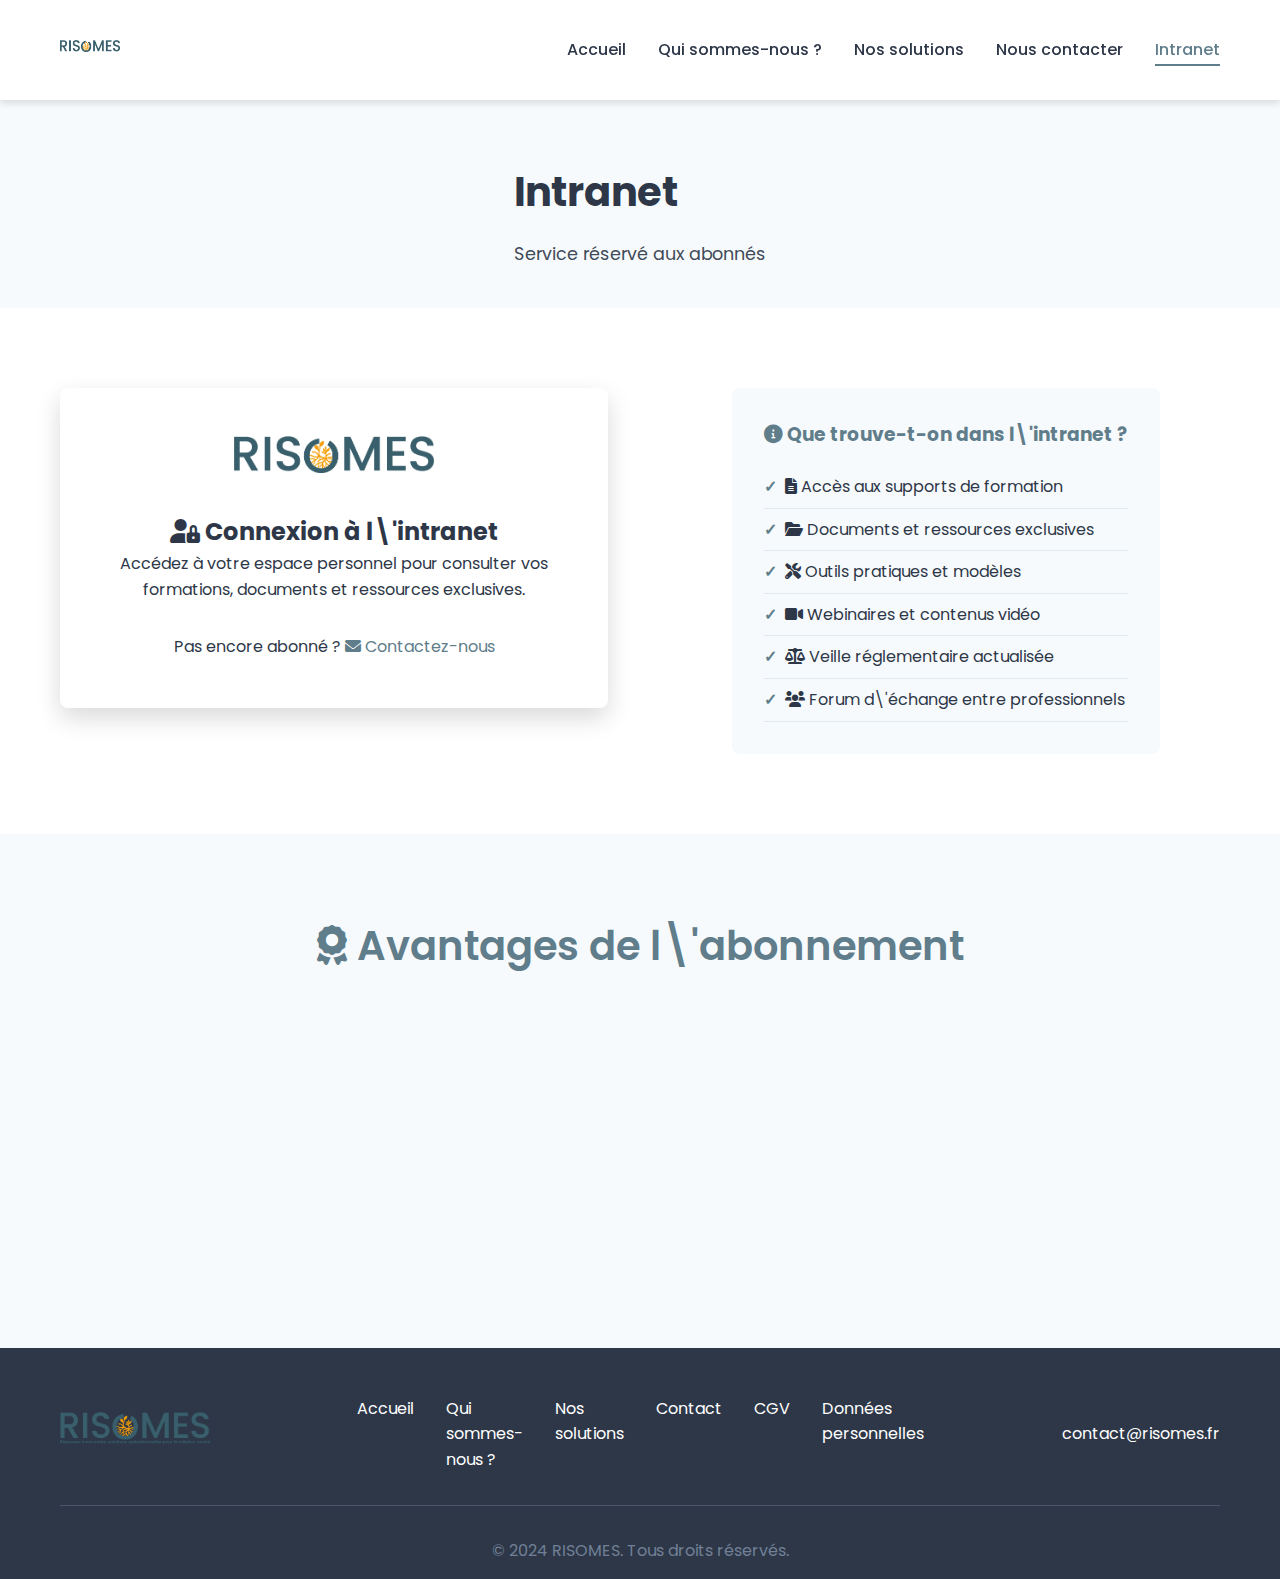
<file: intranet.html>
<!DOCTYPE html>
<html lang="fr">
<head>
    <meta charset="UTF-8">
    <meta name="viewport" content="width=device-width, initial-scale=1.0">
    <title>RISOMES - Intranet</title>
    <link rel="icon" type="image/png" href="assets/images/Fichier15@2x.png">
    <link href="https://fonts.googleapis.com/css2?family=Poppins:wght@300;400;500;600;700&display=swap" rel="stylesheet">
    <link rel="stylesheet" href="assets/css/style.css">
    <link rel="stylesheet" href="https://cdnjs.cloudflare.com/ajax/libs/font-awesome/6.0.0-beta3/css/all.min.css">
</head>
<body>
    <!-- Header -->
    <header class="header">
        <nav class="navbar">
            <div class="nav-brand">
                <a href="index.html">
                    <img src="assets/images/Fichier16@2x.png" alt="RISOMES Logo" class="nav-logo">
                </a>
            </div>
            <ul class="nav-menu">
                <li><a href="index.html" class="nav-link">Accueil</a></li>
                <li><a href="qui-sommes-nous.html" class="nav-link">Qui sommes-nous ?</a></li>
                <li><a href="nos-solutions.html" class="nav-link">Nos solutions</a></li>
                <li><a href="contact.html" class="nav-link">Nous contacter</a></li>
                <li><a href="intranet.html" class="nav-link active">Intranet</a></li>
            </ul>
            <div class="hamburger">
                <span></span>
                <span></span>
                <span></span>
            </div>
        </nav>
    </header>

    <!-- Hero Section -->
    <section class="hero page-hero">
        <div class="container">
            <h1 class="page-title">Intranet</h1>
            <p class="page-subtitle">Service réservé aux abonnés</p>
        </div>
    </section>

    <!-- Login Section -->
    <section class="section">
        <div class="container">
            <div class="login-container">
                <div class="login-card">
                    <img src="assets/images/Fichier16@2x.png" alt="RISOMES" class="login-logo">
                    <h2><i class="fas fa-user-lock icon"></i> Connexion à l\'intranet</h2>
                    <p>Accédez à votre espace personnel pour consulter vos formations, documents et ressources exclusives.</p>
                    
                    <div id="netlify-identity-login"></div>
                    
                    <div class="login-help">
                        <p>Pas encore abonné ? <a href="contact.html"><i class="fas fa-envelope icon"></i> Contactez-nous</a></p>
                    </div>
                </div>
                
                <div class="intranet-info">
                    <h3><i class="fas fa-info-circle icon"></i> Que trouve-t-on dans l\'intranet ?</h3>
                    <ul>
                        <li><i class="fas fa-file-alt icon"></i> Accès aux supports de formation</li>
                        <li><i class="fas fa-folder-open icon"></i> Documents et ressources exclusives</li>
                        <li><i class="fas fa-tools icon"></i> Outils pratiques et modèles</li>
                        <li><i class="fas fa-video icon"></i> Webinaires et contenus vidéo</li>
                        <li><i class="fas fa-balance-scale icon"></i> Veille réglementaire actualisée</li>
                        <li><i class="fas fa-users icon"></i> Forum d\'échange entre professionnels</li>
                    </ul>
                </div>
            </div>
        </div>
    </section>

    <!-- Benefits Section -->
    <section class="section bg-light">
        <div class="container">
            <h2 class="section-title"><i class="fas fa-award icon"></i> Avantages de l\'abonnement</h2>
            <div class="benefits-grid">
                <div class="benefit-item">
                    <h3><i class="fas fa-infinity icon"></i> Accès illimité</h3>
                    <p>Consultez tous nos contenus et ressources 24h/24, 7j/7</p>
                </div>
                <div class="benefit-item">
                    <h3><i class="fas fa-sync-alt icon"></i> Mises à jour régulières</h3>
                    <p>Bénéficiez des dernières évolutions réglementaires et bonnes pratiques</p>
                </div>
                <div class="benefit-item">
                    <h3><i class="fas fa-headset icon"></i> Support personnalisé</h3>
                    <p>Posez vos questions directement à nos experts</p>
                </div>
                <div class="benefit-item">
                    <h3><i class="fas fa-users-cog icon"></i> Communauté</h3>
                    <p>Échangez avec d\'autres professionnels du secteur</p>
                </div>
            </div>
        </div>
    </section>

    <!-- Footer -->
    <footer class="footer">
        <div class="container">
            <div class="footer-content">
                <div class="footer-logo">
                    <img src="assets/images/LOGOCOMPLETRISOMES.png" alt="RISOMES Logo Complet" class="footer-logo-full">
                </div>
                <div class="footer-links">
                    <a href="index.html">Accueil</a>
                    <a href="qui-sommes-nous.html">Qui sommes-nous ?</a>
                    <a href="nos-solutions.html">Nos solutions</a>
                    <a href="contact.html">Contact</a>
                    <a href="#" onclick="openCGVModal()">CGV</a>
                    <a href="#" onclick="openDataModal()">Données personnelles</a>
                </div>
                <div class="footer-contact">
                    <p>contact@risomes.fr</p>
                </div>
            </div>
            <div class="footer-bottom">
                <p>&copy; 2024 RISOMES. Tous droits réservés.</p>
            </div>
        </div>
    </footer>

    <script src="assets/js/script.js"></script>
    <script src="https://identity.netlify.com/v1/netlify-identity-widget.js"></script>
    <script>
        if (window.netlifyIdentity) {
            window.netlifyIdentity.on("init", user => {
                if (user) {
                    document.getElementById("intranet-content").style.display = "block";
                } else {
                    document.getElementById("intranet-content").style.display = "none";
                }
            });
            window.netlifyIdentity.on("login", () => {
                document.getElementById("intranet-content").style.display = "block";
            });
            window.netlifyIdentity.on("logout", () => {
                document.getElementById("intranet-content").style.display = "none";
            });
        }
    </script>
</body>
</html>
</file>
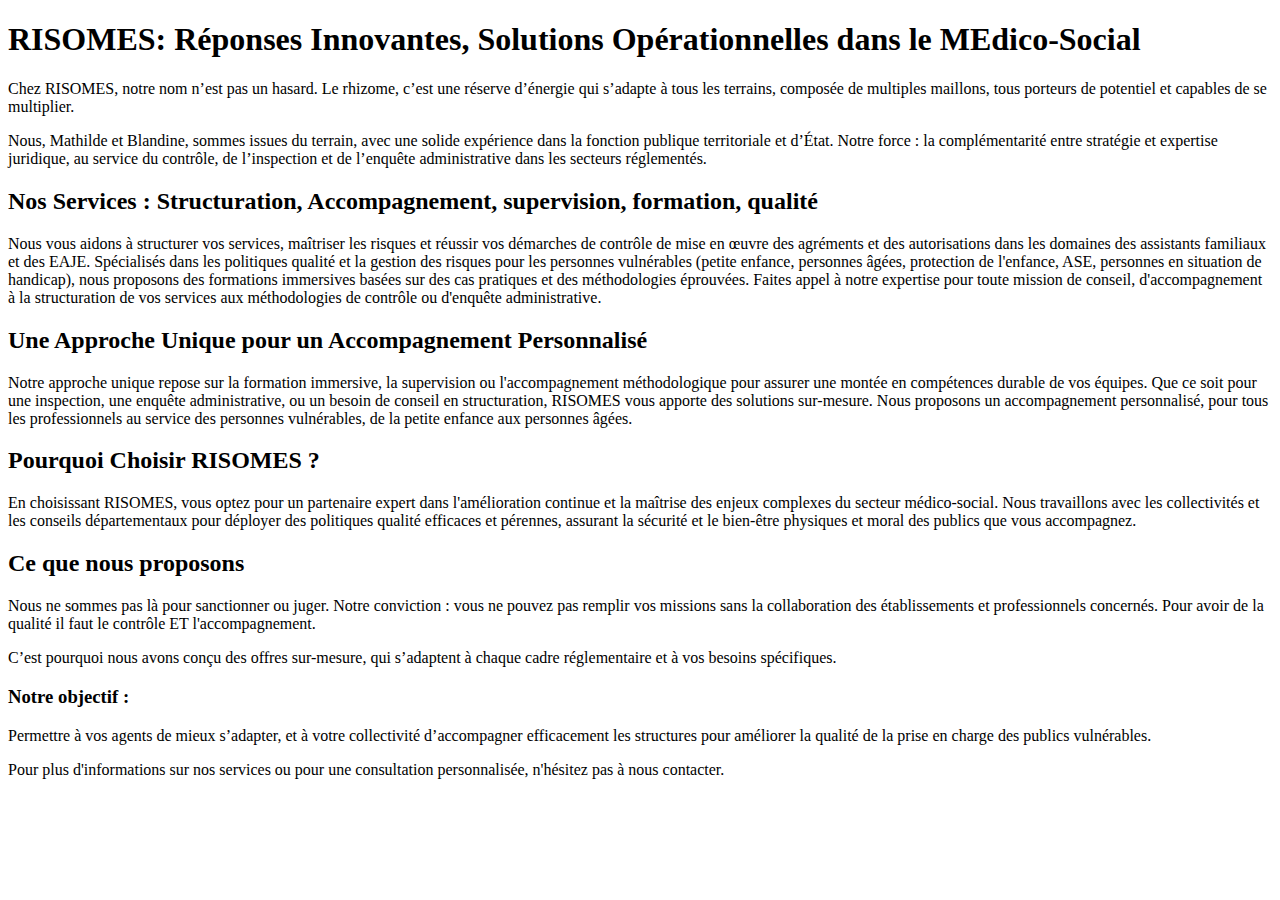
<file: ma-nouvelle-page-seo.html>
<!DOCTYPE html>
<html lang="fr">
<head>
    <meta charset="UTF-8">
    <meta name="viewport" content="width=device-width, initial-scale=1.0">
    <title>RISOMES | Expertise en Conseil, Formation & Accompagnement ESSMS, EAJE et Collectivités</title>
    <meta name="description" content="RISOMES est votre partenaire expert pour structurer vos services, maîtriser les risques et réussir vos démarches de contrôle, d'agrément et d'autorisation dans le secteur social et médico-social. Découvrez nos formations immersives et notre accompagnement personnalisé.">
    <link rel="canonical" href="https://risomes.fr/ma-nouvelle-page-seo.html">
    <!-- Vous pouvez ajouter ici vos liens CSS habituels pour que la page s'intègre visuellement à votre site -->
    <!-- <link rel="stylesheet" href="/path/to/your/style.css"> -->
</head>
<body>
    <header>
        <!-- Incluez ici le code de votre en-tête habituel si vous souhaitez qu'il apparaisse sur cette page -->
        <!-- Par exemple, votre logo et une navigation simplifiée si nécessaire -->
    </header>

    <main>
        <h1>RISOMES: Réponses Innovantes, Solutions Opérationnelles dans le MEdico-Social</h1>
        <p>Chez RISOMES, notre nom n’est pas un hasard. Le rhizome, c’est une réserve d’énergie qui s’adapte à tous les terrains, composée de multiples maillons, tous porteurs de potentiel et capables de se multiplier.</p>

        <p>Nous, Mathilde et Blandine, sommes issues du terrain, avec une solide expérience dans la fonction publique territoriale et d’État. Notre force : la complémentarité entre stratégie et expertise juridique, au service du contrôle, de l’inspection et de l’enquête administrative dans les secteurs réglementés.</p>

        <h2>Nos Services : Structuration, Accompagnement, supervision, formation, qualité</h2>
        <p>Nous vous aidons à structurer vos services, maîtriser les risques et réussir vos démarches de contrôle de mise en œuvre des agréments et des autorisations dans les domaines des assistants familiaux et des EAJE. Spécialisés dans les politiques qualité et la gestion des risques pour les personnes vulnérables (petite enfance, personnes âgées, protection de l'enfance, ASE, personnes en situation de handicap), nous proposons des formations immersives basées sur des cas pratiques et des méthodologies éprouvées. Faites appel à notre expertise pour toute mission de conseil, d'accompagnement à la structuration de vos services aux méthodologies de contrôle ou d'enquête administrative.</p>

        <h2>Une Approche Unique pour un Accompagnement Personnalisé</h2>
        <p>Notre approche unique repose sur la formation immersive, la supervision ou l'accompagnement méthodologique pour assurer une montée en compétences durable de vos équipes. Que ce soit pour une inspection, une enquête administrative, ou un besoin de conseil en structuration, RISOMES vous apporte des solutions sur-mesure. Nous proposons un accompagnement personnalisé, pour tous les professionnels au service des personnes vulnérables, de la petite enfance aux personnes âgées.</p>

        <h2>Pourquoi Choisir RISOMES ?</h2>
        <p>En choisissant RISOMES, vous optez pour un partenaire expert dans l'amélioration continue et la maîtrise des enjeux complexes du secteur médico-social. Nous travaillons avec les collectivités et les conseils départementaux pour déployer des politiques qualité efficaces et pérennes, assurant la sécurité et le bien-être physiques et moral des publics que vous accompagnez.</p>

        <h2>Ce que nous proposons</h2>
        <p>Nous ne sommes pas là pour sanctionner ou juger. Notre conviction : vous ne pouvez pas remplir vos missions sans la collaboration des établissements et professionnels concernés. Pour avoir de la qualité il faut le contrôle ET l'accompagnement.</p>
        <p>C’est pourquoi nous avons conçu des offres sur-mesure, qui s’adaptent à chaque cadre réglementaire et à vos besoins spécifiques.</p>

        <h3>Notre objectif :</h3>
        <p>Permettre à vos agents de mieux s’adapter, et à votre collectivité d’accompagner efficacement les structures pour améliorer la qualité de la prise en charge des publics vulnérables.</p>

        <p>Pour plus d'informations sur nos services ou pour une consultation personnalisée, n'hésitez pas à nous contacter.</p>
    </main>

    <footer>
        <!-- Incluez ici le code de votre pied de page habituel si vous souhaitez qu'il apparaisse sur cette page -->
    </footer>
</body>
</html>
</file>
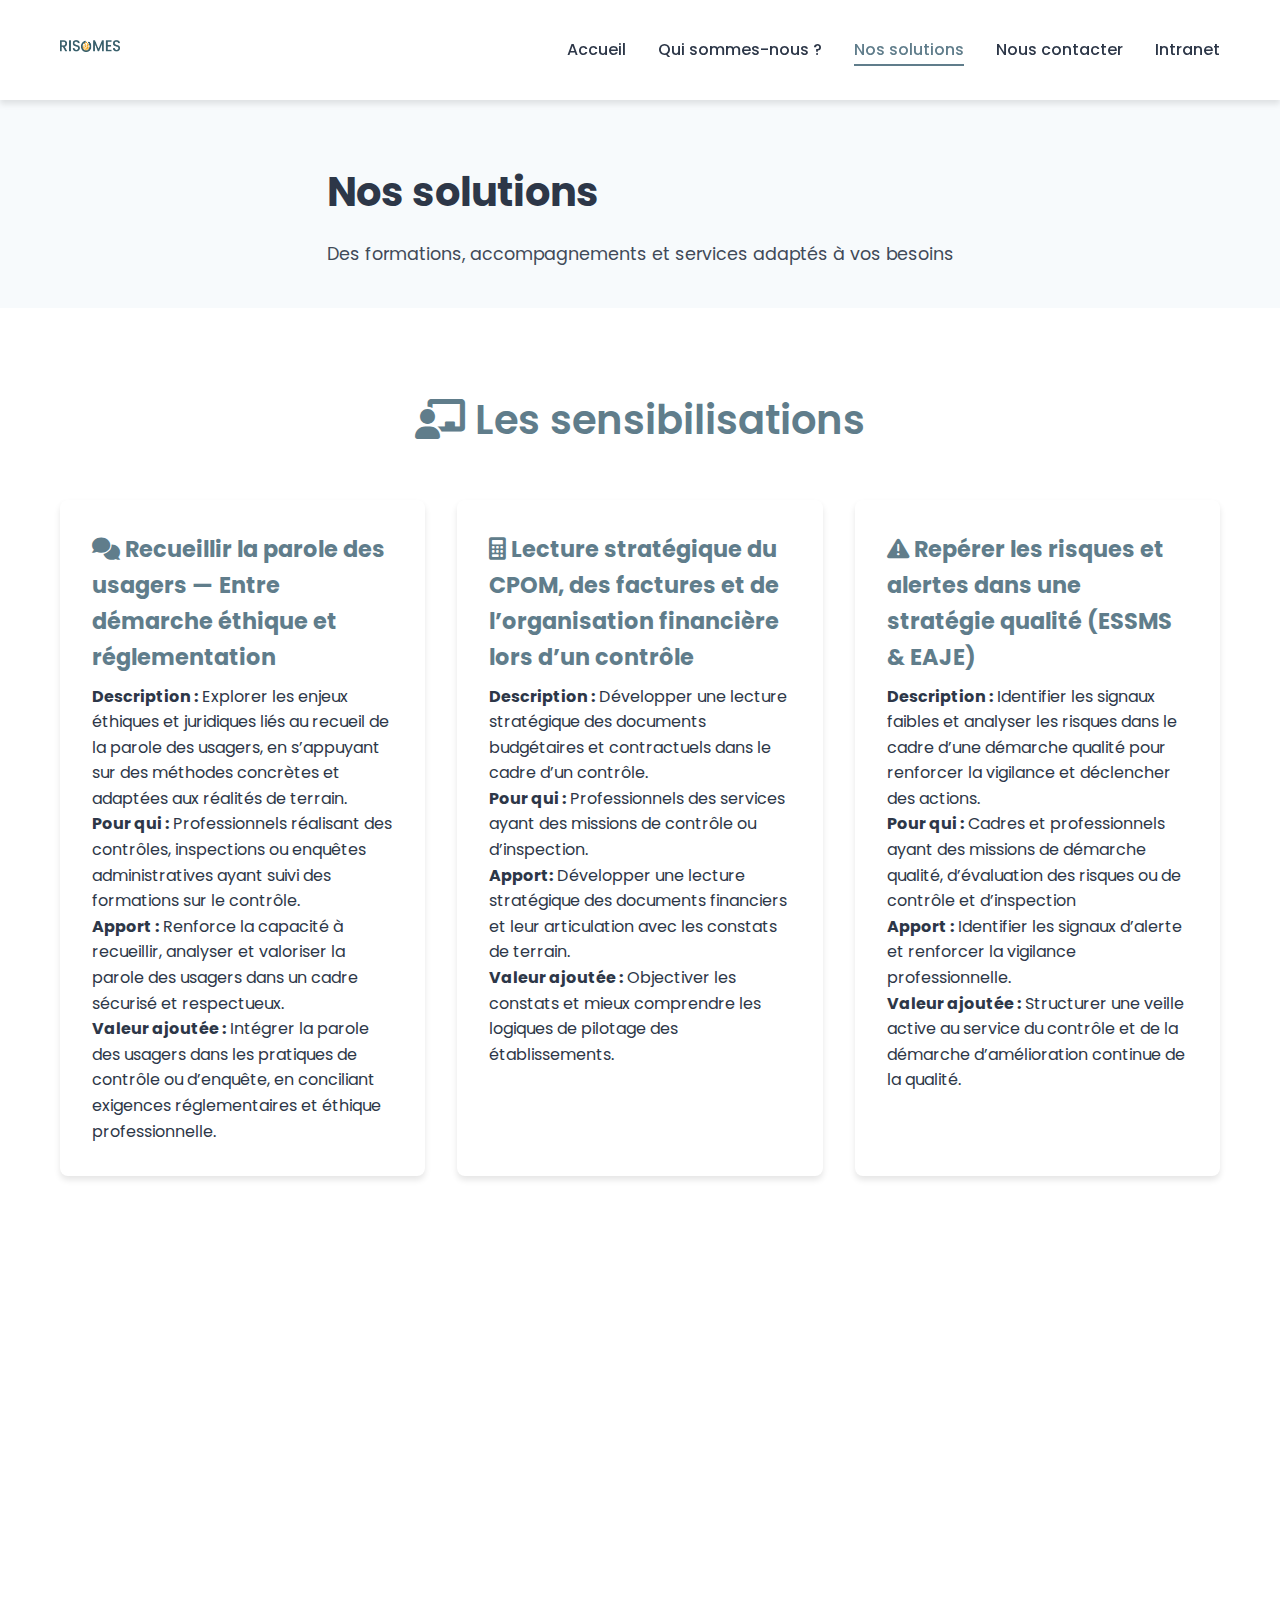
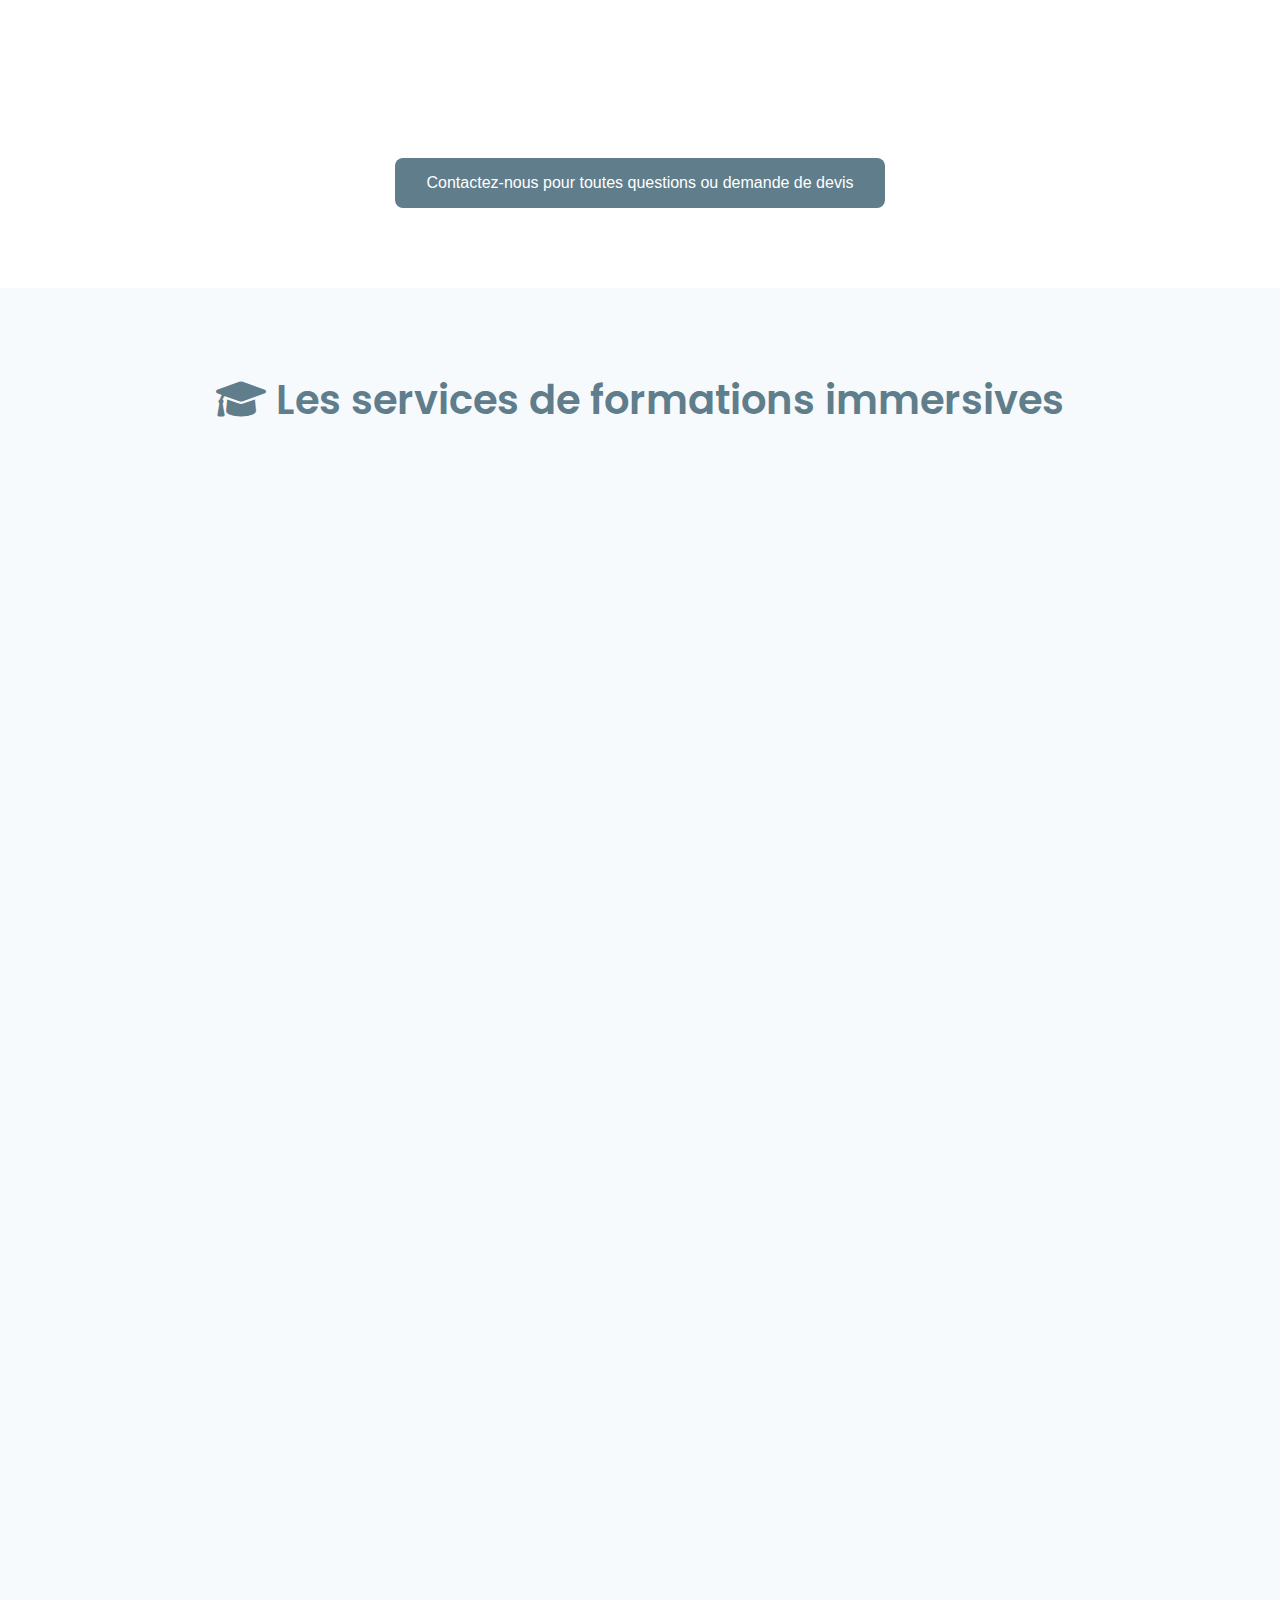
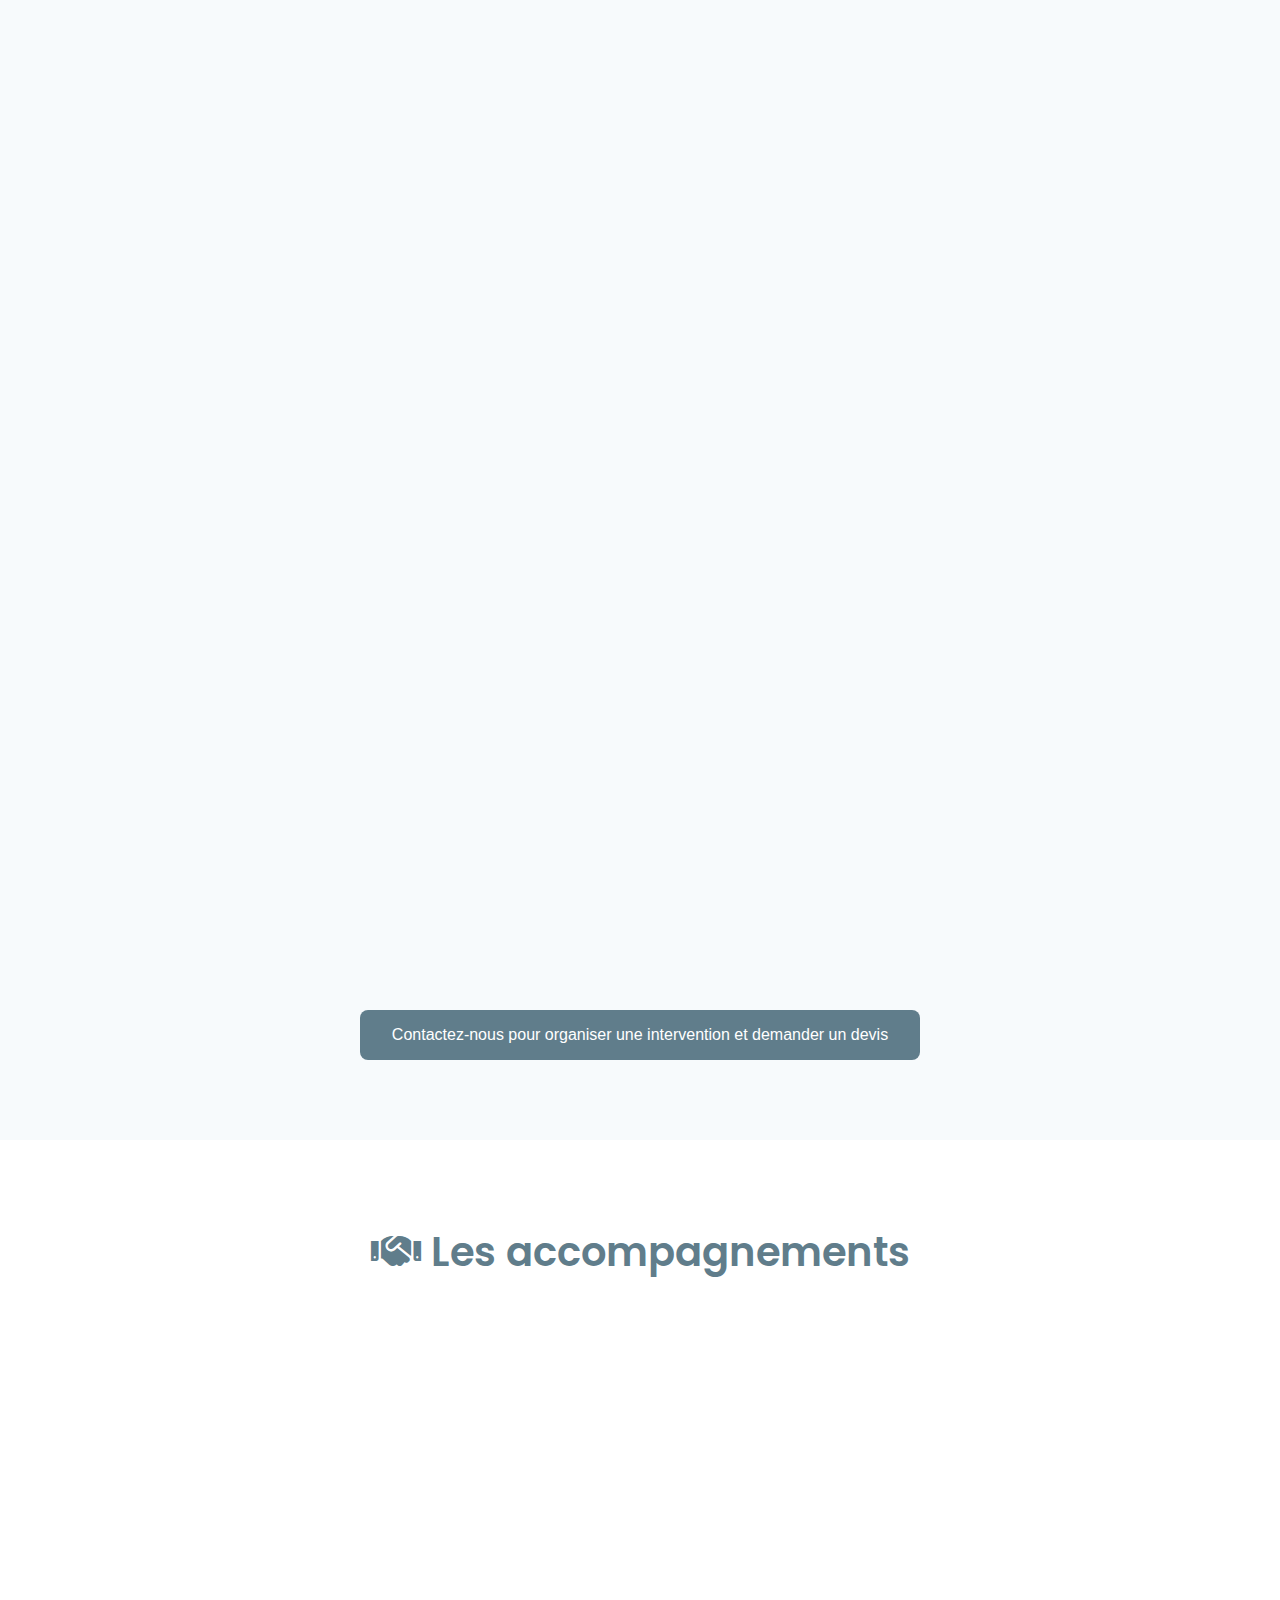
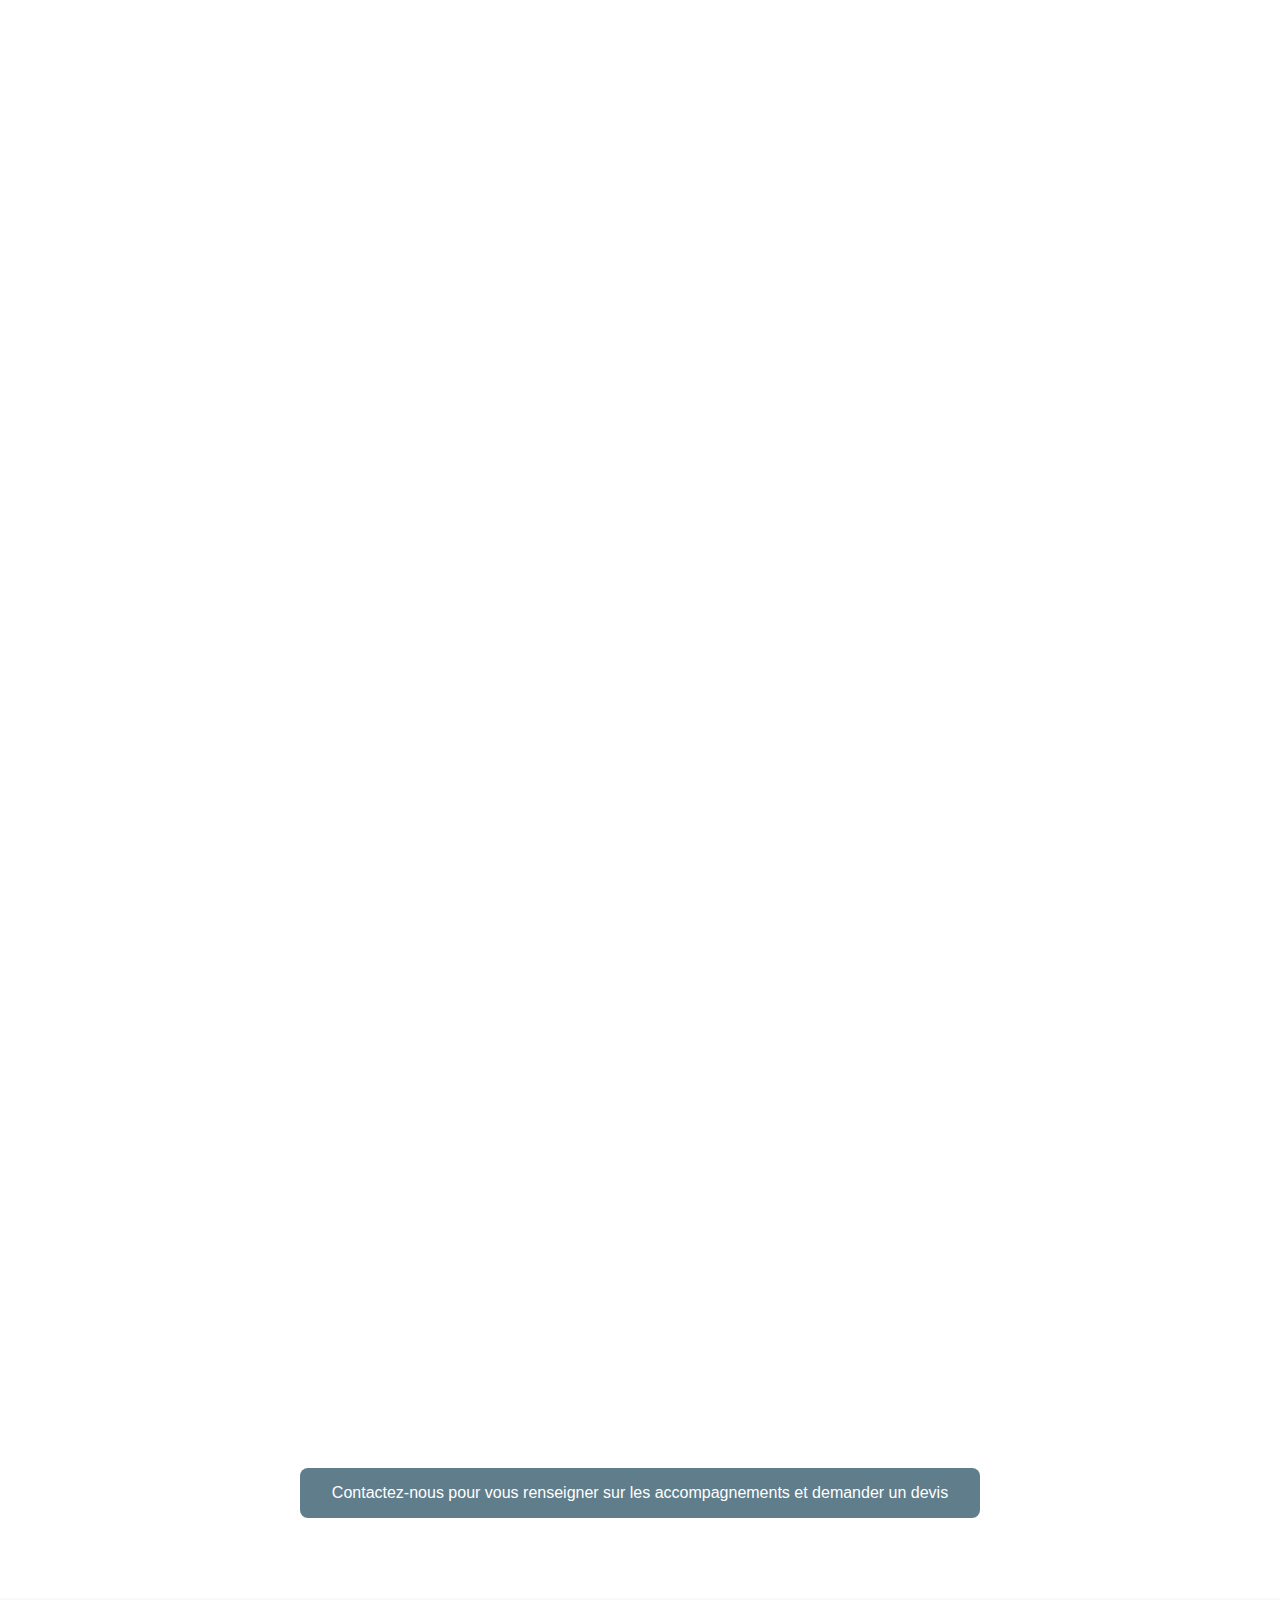
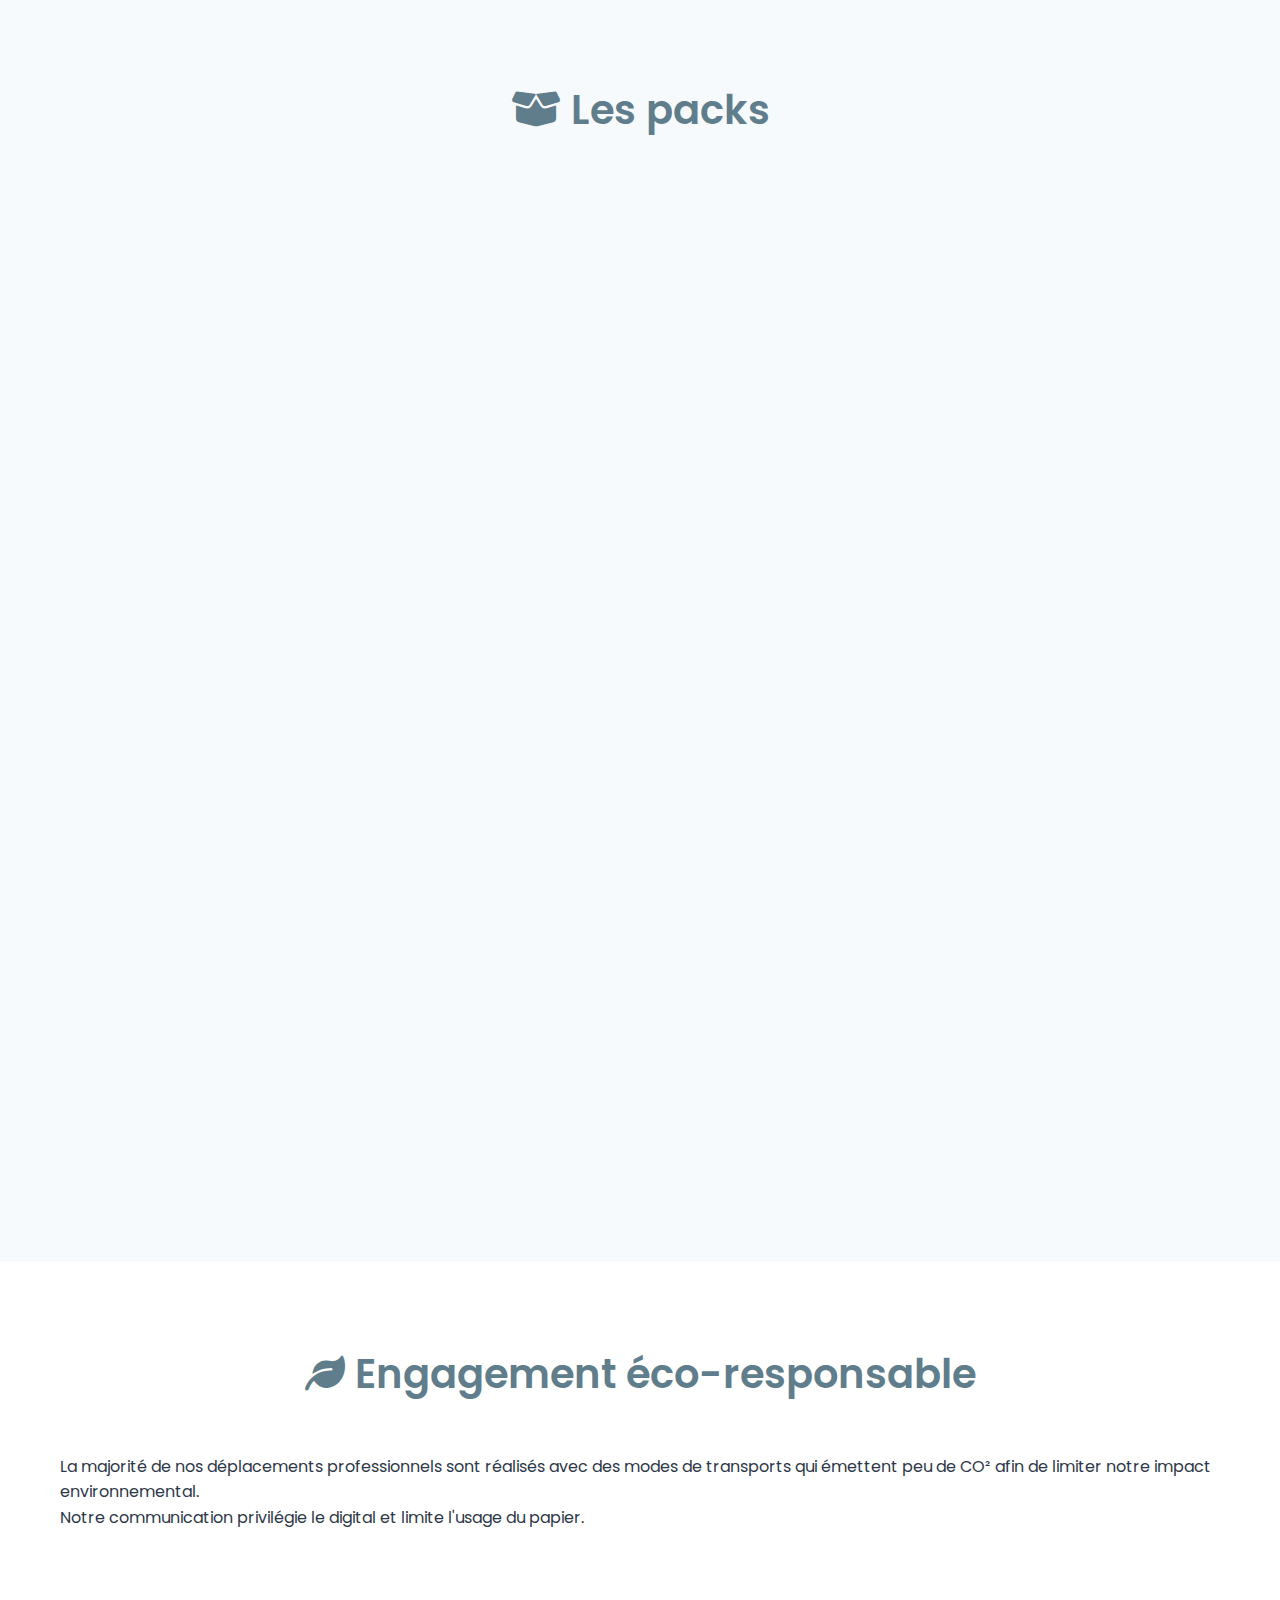
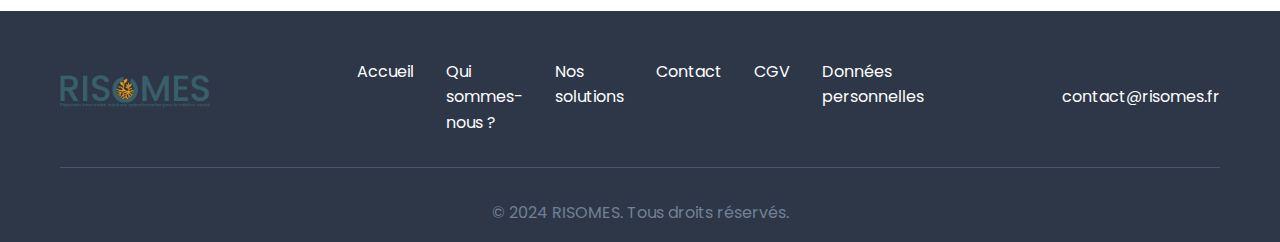
<file: nos-solutions.html>
<!DOCTYPE html>
<html lang="fr">
<head>
    <meta charset="UTF-8">
    <meta name="viewport" content="width=device-width, initial-scale=1.0">
    <title>RISOMES - Nos solutions</title>
    <link rel="icon" type="image/png" href="assets/images/Fichier15@2x.png">
    <link href="https://fonts.googleapis.com/css2?family=Poppins:wght@300;400;500;600;700&display=swap" rel="stylesheet">
    <link rel="stylesheet" href="assets/css/style.css">
    <link rel="stylesheet" href="https://cdnjs.cloudflare.com/ajax/libs/font-awesome/6.0.0-beta3/css/all.min.css">
</head>
<body>
    <!-- Header -->
    <header class="header">
        <nav class="navbar">
            <div class="nav-brand">
                <a href="index.html">
                    <img src="assets/images/Fichier16@2x.png" alt="RISOMES Logo" class="nav-logo">
                </a>
            </div>
            <ul class="nav-menu">
                <li><a href="index.html" class="nav-link">Accueil</a></li>
                <li><a href="qui-sommes-nous.html" class="nav-link">Qui sommes-nous ?</a></li>
                <li><a href="nos-solutions.html" class="nav-link active">Nos solutions</a></li>
                <li><a href="contact.html" class="nav-link">Nous contacter</a></li>
                <li><a href="intranet.html" class="nav-link">Intranet</a></li>
            </ul>
            <div class="hamburger">
                <span></span>
                <span></span>
                <span></span>
            </div>
        </nav>
    </header>

    <!-- Hero Section -->
    <section class="hero page-hero">
        <div class="container">
            <h1 class="page-title page-title-large">Nos solutions</h1>
            <p class="page-subtitle">Des formations, accompagnements et services adaptés à vos besoins</p>
        </div>
    </section>

    <!-- Sensibilisations Section -->
    <section class="section">
        <div class="container">
            <h2 class="section-title"><i class="fas fa-chalkboard-teacher icon"></i> Les sensibilisations</h2>
            <div class="solutions-grid">
                <div class="solution-card">
<h3><i class="fas fa-comments icon"></i> Recueillir la parole des usagers — Entre démarche éthique et réglementation</h3>
	                    
	                    <p><strong>Description :</strong> Explorer les enjeux éthiques et juridiques liés au recueil de la parole des usagers, en s’appuyant sur des méthodes concrètes et adaptées aux réalités de terrain.</p>
	                    <p><strong>Pour qui :</strong> Professionnels réalisant des contrôles, inspections ou enquêtes administratives ayant suivi des formations sur le contrôle.</p>
	                    <p><strong>Apport :</strong> Renforce la capacité à recueillir, analyser et valoriser la parole des usagers dans un cadre sécurisé et respectueux.</p>
	                    <p><strong>Valeur ajoutée :</strong> Intégrer la parole des usagers dans les pratiques de contrôle ou d’enquête, en conciliant exigences réglementaires et éthique professionnelle.</p>
                </div>

                <div class="solution-card">
<h3><i class="fas fa-calculator icon"></i> Lecture stratégique du CPOM, des factures et de l’organisation financière lors d’un contrôle</h3>
	                    <p><strong>Description :</strong> Développer une lecture stratégique des documents budgétaires et contractuels dans le cadre d’un contrôle.</p>
	                    <p><strong>Pour qui :</strong> Professionnels des services ayant des missions de contrôle ou d’inspection.</p>
	                    <p><strong>Apport:</strong> Développer une lecture stratégique des documents financiers et leur articulation avec les constats de terrain.</p>
	                    <p><strong>Valeur ajoutée :</strong> Objectiver les constats et mieux comprendre les logiques de pilotage des établissements.</p>
                </div>

                <div class="solution-card">
<h3><i class="fas fa-exclamation-triangle icon"></i> Repérer les risques et alertes dans une stratégie qualité (ESSMS & EAJE)</h3>
	                    <p><strong>Description :</strong> Identifier les signaux faibles et analyser les risques dans le cadre d’une démarche qualité pour renforcer la vigilance et déclencher des actions.</p>
	                    <p><strong>Pour qui :</strong> Cadres et professionnels ayant des missions de démarche qualité, d’évaluation des risques ou de contrôle et d’inspection</p>
	                    <p><strong>Apport :</strong> Identifier les signaux d’alerte et renforcer la vigilance professionnelle.</p>
	                    <p><strong>Valeur ajoutée :</strong> Structurer une veille active au service du contrôle et de la démarche d’amélioration continue de la qualité.</p>
                </div>

                <div class="solution-card">
<h3><i class="fas fa-book-open icon"></i> Réglementation des EAJE</h3>
	                    <p><strong>Description:</strong> S’approprier les évolutions réglementaires récentes des EAJE et en mesurer les implications concrètes pour les pratiques de contrôle.</p>
	                    <p><strong>Pour qui :</strong> Professionnels et cadres des services ayant des missions de contrôle des EAJE.</p>
	                    <p><strong>Apport :</strong> Appréhender les nouveautés réglementaires et faciliter leur mobilisation dans les pratiques de contrôle.</p>
	                    <p><strong>Valeur ajoutée :</strong> Actualité réglementaire.</p>
                </div>

                <div class="solution-card">
<h3><i class="fas fa-search icon"></i> Piloter un contrôle</h3>
	                    <p><strong>Description:</strong> Structurer une stratégie d’analyse des données pour garantir l’objectivité des constats et fiabiliser les rapports.</p>
	                    <p><strong>Pour qui :</strong> Cadres et professionnels ayant des missions de contrôle ou d’inspection des ESSMS et LVA.</p>
	                    <p><strong>Apport :</strong> Effectuer une analyse critique des informations et renforcer la qualité des écrits.</p>
	                    <p><strong>Valeur ajoutée :</strong> Fiabiliser les constats et produire des rapports argumentés, cohérents et exploitables.</p>
                </div>

                <div class="solution-card">
<h3><i class="fas fa-search-plus icon"></i> Contrôler un EAJE</h3>
	                    <p><strong>Description :</strong> Mettre en œuvre une démarche de contrôle adaptée aux EAJE, du cadre légal à l’observation de terrain.</p>
	                    <p><strong>Pour qui :</strong> Professionnels et cadres des services ayant des missions de contrôle d’EAJE.</p>
	                    <p><strong>Apport :</strong> Maîtriser les étapes clés d’un contrôle d’EAJE et adopter une posture adaptée, cohérente avec les enjeux du secteur.</p>
	                    <p><strong>Valeur ajoutée :</strong> Conduire un contrôle structuré en tenant compte des spécificités du secteur petite enfance.</p>
                </div>
            </div>
            <div class="cta-section">
                <button class="btn-primary" id="openContactModalBtn1">Contactez-nous pour toutes questions ou demande de devis</button>
            </div>
        </div>
    </section>

    <!-- Formations immersives Section -->
    <section class="section bg-light">
        <div class="container">
            <h2 class="section-title" id="les-services-de-formations-immersives"><i class="fas fa-graduation-cap icon"></i> Les services de formations immersives</h2>
            <div class="solutions-grid">
                <div class="solution-card">
<h3><i class="fas fa-gavel icon"></i> Mener une enquête administrative (ASSMAT & ASSFAM)</h3>
	                    <p><strong>Description :</strong> Formation approfondie à la conduite d’enquêtes sur des assistants familiaux et maternels.</p>
	                    <p><strong>Pour qui:</strong> Cadres et professionnels des services PMI en charge des enquêtes administratives.</p>
	                    <p><strong>Apport :</strong> Acquérir une méthodologie rigoureuse et développer une posture d’enquêteur éthique et structurée.</p>
	                    <p><strong>Valeur ajoutée :</strong> Conduire des enquêtes dans le respect du cadre juridique.</p>
                </div>

                <div class="solution-card">
<h3><i class="fas fa-shield-alt icon"></i> Évaluer et maîtriser les risques en EAJE</h3>
	                    <p><strong>Description :</strong> Identifier, évaluer et gérer des risques spécifiques aux EAJE.</p>
	                    <p><strong>Pour qui :</strong> Cadres et professionnels en charge du contrôle des EAJE ayant suivi des formations sur le contrôle.</p>
	                    <p><strong>Apport:</strong> Construire une grille d’analyse des risques et proposer des mesures adaptées.</p>
	                    <p><strong>Valeur ajoutée :</strong> Renforcer la prévention et la gestion des risques dans les EAJE.</p>
                </div>

                <div class="solution-card">
<h3><i class="fas fa-cogs icon"></i> Du cadre réglementaire aux outils : Techniques de contrôle des ESSMS</h3>
	                    <p><strong>Description :</strong> Mettre en œuvre les techniques de contrôle en articulant cadre réglementaire, posture professionnelle et outils d’investigation (entretiens, observations, recueil de documents).</p>
	                    <p><strong>Pour qui :</strong> Cadres et professionnels des services ayant des missions de contrôle, d’inspection.</p>
	                    <p><strong>Apport :</strong> Appliquer les méthodologies de contrôle en les adaptant aux contextes rencontrés.</p>
	                    <p><strong>Valeur ajoutée :</strong> Renforcer l’efficacité des contrôles et les mobiliser comme leviers d’amélioration continue.</p>
                </div>

                <div class="solution-card">
<h3><i class="fas fa-bolt icon"></i> Du signal à l’action : déclencher un contrôle en urgence (ESSMS & EAJE)</h3>
	                    <p><strong>Description :</strong> Accompagner à la mise en œuvre rapide d’un contrôle en situation d’urgence, à partir de l’identification et du croisement de signaux d’alerte (ESSMS & EAJE).</p>
	                    <p><strong>Pour qui :</strong> Cadres et professionnels en responsabilité du déclenchement d’un contrôle.</p>
	                    <p><strong>Apport :</strong> S’approprier les étapes clés d’un contrôle en urgence, dans un cadre sécurisé et réactif.</p>
	                    <p><strong>Valeur ajoutée :</strong> Structurer une réponse rapide et cohérente face à une situation critique</p>
                </div>

                <div class="solution-card">
<h3><i class="fas fa-history icon"></i> Structurer un RETEX & soutenir les pratiques (contrôle/enquêtes)</h3>
	                    <p><strong>Description :</strong> Animation d’une journée de retour d’expérience (RETEX) en se basant sur les contrôles ou enquêtes réalisées par les participants. Dans un cadre méthodologique, formalisé et confidentiel, cette intervention permet d’analyser collectivement les pratiques, d’identifier les marges de progrès et de consolider les acquis professionnels.</p>
	                    <p><strong>Pour qui :</strong> Équipes ou services ayant conduit des contrôles ou enquêtes et souhaitant capitaliser sur leur expérience et renforcer leurs pratiques.</p>
	                    <p><strong>Apport :</strong> Analyser la pratique et identifier les leviers d’amélioration.</p>
	                    <p><strong>Valeur ajoutée :</strong> Transformer l’expérience terrain en ressource collective, renforcer la cohérence des pratiques et soutenir une dynamique d’amélioration continue.</p>
                </div>

                <div class="solution-card">
<h3><i class="fas fa-clipboard-list icon"></i> Contrôle des EAJE : structurer une méthodologie adaptée</h3>
	                    <p><strong>Description :</strong> Mettre en œuvre les techniques de contrôle en articulant cadre réglementaire, posture professionnelle et outils d’investigation (entretiens, observations, recueil de documents).</p>
	                    <p><strong>Pour qui :</strong> Cadres et professionnels en charge du contrôle des EAJE.</p>
	                    <p><strong>Apport :</strong> Se doter d’une méthodologie de contrôle des EAJE, en lien avec les nouvelles exigences réglementaires.</p>
	                    <p><strong>Valeur ajoutée :</strong> Permet d’adapter les pratiques aux réalités locales et de sécuriser les décisions prises dans le cadre des missions d’autorisation et de contrôle.</p>
                </div>

                <div class="solution-card">
<h3><i class="fas fa-chart-line icon"></i> Stratégie de contrôle – Gérer les événements indésirables graves (ESSMS)</h3>
		                    <p><strong>Description :</strong> Effectuer une gestion des événements indésirables graves (EIG) en ESSMS et évaluer leurs risques afin de définir une stratégie de contrôle.</p>
		                    <p><strong>Pour qui :</strong> Responsables et professionnels impliqués dans la gestion des risques et le pilotage des contrôles des ESSMS.</p>
		                    <p><strong>Apport :</strong> Comprendre les enjeux liés aux événements indésirables graves et structurer une stratégie de contrôle adaptée.</p>
		                    <p><strong>Valeur ajoutée :</strong> Outiller les responsables pour analyser, documenter et prévenir les événements graves.</p>
	                </div>

	                <div class="solution-card">
	                    <h3><i class="fas fa-lightbulb icon"></i> Penser les suites d’un contrôle</h3>
	                    <p><strong>Description :</strong> Accompagner les équipes dans l’analyse des constats et la définition d’un plan d’action post-contrôle. L’objectif est de transformer les recommandations en leviers d’amélioration continue et de sécuriser la mise en œuvre des suites données au contrôle.</p>
	                    <p><strong>Pour qui :</strong> Cadres et professionnels en charge du suivi des contrôles et de la mise en œuvre des plans d’action.</p>
	                    <p><strong>Apport :</strong> Maîtriser la méthodologie de construction d’un plan d’action post-contrôle et de son suivi.</p>
	                    <p><strong>Valeur ajoutée :</strong> Sécuriser la mise en œuvre des suites données au contrôle et transformer les constats en leviers d’amélioration continue.</p>
	                </div>
            </div>
            <div class="cta-section">
                <button class="btn-primary" id="openContactModalBtn2">Contactez-nous pour organiser une intervention et demander un devis</button>
            </div>
        </div>
    </section>

    <!-- Accompagnements Section -->
    <section class="section">
        <div class="container">
            <h2 class="section-title" id="les-accompagnements"><i class="fas fa-handshake icon"></i> Les accompagnements</h2>
            <div class="solutions-grid">
                <div class="solution-card">
                    <h3><i class="fas fa-calendar-alt icon"></i> Supervision technique sur 6 mois</h3>
                    <p><strong>Description :</strong> Programme d'accompagnement pour une supervision technique sur 6 mois, avec des rendez-vous réguliers pour s'assurer du caractère opérationnel des missions, un suivi personnalisé pour atteindre rapidement les premiers objectifs. (2 questions par mois et deux visio de 3h ou deux retours sur site (une demie journée, frais de transports non compris).)</p>
                    <p><strong>Pour qui :</strong> Pour les cadres et les professionnels des services ayant des missions de contrôles, d'inspections ou en charge des enquêtes administratives et ayant suivi nos actions de formations.</p>
                </div>

                <div class="solution-card">
                    <h3><i class="fas fa-calendar-check icon"></i> Accompagnement 3 mois</h3>
                    <p><strong>Description :</strong> Suivi personnalisé sur 3 mois pour atteindre rapidement les premiers objectifs et revoir les points de méthodes qui questionnent (1 question par mois et une visio de 3h).</p>
                    <p><strong>Pour qui :</strong> Pour les professionnels des services ayant des missions de contrôles, d'inspections ou en charge des enquêtes administratives et ayant suivi nos actions de formations.</p>
                </div>

                <div class="solution-card">
                    <h3><i class="fas fa-calendar-plus icon"></i> Accompagnement 6 mois</h3>
                    <p><strong>Description :</strong> Suivi sur 6 mois, parfait pour installer des changements durables. Inclut des points d'étape sur l'avancée de la mission et un accompagnement pour veiller à l'intégration des éléments de formations par les agents. (1 question par mois, 2 accompagnements, dont 1 possible sur site (demie journée), frais de transports non compris).</p>
                    <p><strong>Pour qui :</strong> Pour les professionnels des services ayant des missions de contrôles, d'inspections ou en charge des enquêtes administratives et ayant suivi nos actions de formations.</p>
                </div>

                <div class="solution-card">
                    <h3><i class="fas fa-calendar-alt icon"></i> Accompagnement sur 1 an</h3>
                    <p><strong>Description :</strong> Accompagnement complet sur 12 mois, pour un suivi stratégique et opérationnel à long terme. Idéal pour les services souhaitant structurer leur activité et réaliser un RETEX. (10 questions sur 12 mois, 2 visio de 3h et un RETEX d'une journée sur site (frais de transports non compris).)</p>
                    <p><strong>Pour qui :</strong> Pour les professionnels des services et les cadres ayant des missions de contrôles, d'inspections ou en charge des enquêtes administratives et ayant suivi nos actions de formations.</p>
                </div>

                <div class="solution-card">
                    <h3><i class="fas fa-sitemap icon"></i> Structuration interne</h3>
                    <p><strong>Description :</strong> Accompagnement complet sur mesure, adapté aux singularités de votre organisation. Nous proposons une analyse des besoins et une analyse des contraintes afin de présenter différents scénarios de structurations. L'expert en charge s'assurera du caractère opérationnel de l'organisation à définir et de la structuration d'une culture commune. (Sur une base journalière d'intervention, adaptée aux besoins.)</p>
                    <p><strong>Pour qui :</strong> Pour les dirigeants et cadres souhaitant structurer l'activité de contrôle et de qualité au sein de leurs services</p>
                </div>

                <div class="solution-card">
                    <h3><i class="fas fa-tools icon"></i> Accompagnement à la définition des besoins des outils de pilotage et ou de suivis</h3>
                    <p><strong>Description :</strong> Accompagnement à la définition des besoins en matière d'outils personnalisés (tableaux de bord, reporting, automatisations, macro etc.) sur une base journalière, adaptée aux besoins spécifiques.</p>
                    <p><strong>Pour qui :</strong> Pour les professionnels des services et les cadres ayant des missions de contrôles, d'inspections ou en charge des enquêtes administratives.</p>
                </div>

                <div class="solution-card">
                    <h3><i class="fas fa-question-circle icon"></i> SAV conseils par questions</h3>
                    <p><strong>Description :</strong> Conseils techniques et personnalisés à distance, facturés à l'heure. Idéal pour les services qui souhaitent un suivi ponctuel ou des réponses rapides à leurs problématiques. (Expertises techniques ne se substituant pas à un conseil réalisé par un cabinet d'avocat).</p>
                    <p><strong>Pour qui :</strong> Pour les professionnels des services et les cadres ayant des missions de contrôles, d'inspections ou en charge des enquêtes administratives.</p>
                </div>
            </div>
            <div class="cta-section">
                <button class="btn-primary" id="openContactModalBtn3">Contactez-nous pour vous renseigner sur les accompagnements et demander un devis</button>
            </div>
        </div>
    </section>

    <!-- Packs Section -->
    <section class="section bg-light">
        <div class="container">
            <h2 class="section-title"><i class="fas fa-box-open icon"></i> Les packs</h2>
            <div class="solutions-grid">
                <div class="solution-card pack-card">
                    <h3><i class="fas fa-users-cog icon"></i> Pack « Formation continue des équipes »</h3>
                    <p><strong>Description :</strong> Pour les équipes qui souhaitent se former sur toute l'année :</p>
                    <p>3 formations sensibilisation au choix parmi le catalogue</p>
                    <p>1 formation action: accompagnement sur la méthodologie d'autorisation & contrôle EAJE</p>
                </div>

                <div class="solution-card pack-card">
                    <h3><i class="fas fa-user-tie icon"></i> Pack « Professionnalisation Contrôle EAJE »</h3>
                    <p><strong>Description :</strong> Idéal pour les responsables ou équipes qui veulent maîtriser tous les aspects du contrôle EAJE :</p>
                    <p>Formation-Sensibilisation « Réglementation des EAJE »</p>
                    <p>Formation-sensibilisation « Contrôler un EAJE »</p>
                    <p>Formation-Action: « Evaluer les alertes et maîtriser les risques en EAJE »</p>
                    <p>1 accompagnement à la définition des besoins en outils</p>
                </div>

                <div class="solution-card pack-card">
                    <h3><i class="fas fa-medkit icon"></i> Pack « Gestion de crise & RETEX »</h3>
                    <p><strong>Description :</strong> Pour les collectivités confrontées à une situation d'urgence ou souhaitant capitaliser sur l'expérience :</p>
                    <p>Déclenchement d'un contrôle en urgence</p>
                    <p>Réaliser un RETEX & soutenir les pratiques</p>
                    <p>2h de SAV conseils offertes</p>
                </div>

                <div class="solution-card pack-card">
                    <h3><i class="fas fa-shield-alt icon"></i> Pack « Démarrage Sécurisé »</h3>
                    <p><strong>Description :</strong> Pour les organisations qui veulent lancer une démarche qualité ou un contrôle en toute sérénité :</p>
                    <p>Accompagnement 3 mois (suivi personnalisé)</p>
                    <p>Formation « Contrôle ESSMS -- Entre représentations et objectivation des informations »</p>
                    <p>1 session de SAV conseils (1h offerte)</p>
                </div>

                <div class="solution-card pack-card">
                    <h3><i class="fas fa-chart-pie icon"></i> Pack « Expertise & Performance »</h3>
                    <p><strong>Description :</strong> Pour les collectivités qui souhaitent aller plus loin dans l'optimisation de leurs pratiques :</p>
                    <p>Accompagnement 6 mois</p>
                    <p>Formation-Sensibilisation « contrôle financier via la Tarification et CPOM »</p>
                    <p>Formation-action « Le contrôle, outil au service de la qualité »</p>
                </div>

                <div class="solution-card pack-card">
                    <h3><i class="fas fa-cogs icon"></i> Pack « personnalisable »</h3>
                    <p><strong>Description :</strong> Pour les professionnels qui souhaitent un pack sur mesure :</p>
                    <p>2 formations au choix parmi le catalogue</p>
                    <p>1 accompagnement 3 ou 6 mois au choix</p>
                </div>
            </div>
        </div>
    </section>

    <!-- Engagement éco-responsable Section -->
    <section class="section">
        <div class="container">
            <h2 class="section-title"><i class="fas fa-leaf icon"></i> Engagement éco-responsable</h2>
            <p>La majorité de nos déplacements professionnels sont réalisés avec des modes de transports qui émettent peu de CO² afin de limiter notre impact environnemental.</p>
            <p>Notre communication privilégie le digital et limite l'usage du papier.</p>
        </div>
    </section>

    <!-- Footer -->
    <footer class="footer">
        <div class="container">
            <div class="footer-content">
                <div class="footer-logo">
                    <img src="assets/images/LOGOCOMPLETRISOMES.png" alt="RISOMES Logo Complet" class="footer-logo-full">
                </div>
                <div class="footer-links">
                    <a href="index.html">Accueil</a>
                    <a href="qui-sommes-nous.html">Qui sommes-nous ?</a>
                    <a href="nos-solutions.html">Nos solutions</a>
                    <a href="contact.html">Contact</a>
                    <a href="#" onclick="openCGVModal()">CGV</a>
                    <a href="#" onclick="openDataModal()">Données personnelles</a>
                </div>
                <div class="footer-contact">
                    <p>contact@risomes.fr</p>
                </div>
            </div>
            <div class="footer-bottom">
                <p>&copy; 2024 RISOMES. Tous droits réservés.</p>
            </div>
        </div>
    </footer>

    <!-- Modal Contact 1 -->
    <div id="contact-modal-1" class="modal">
        <div class="modal-content">
            <span class="close">&times;</span>
            <h3>Contactez-nous pour toutes questions ou demande de devis</h3>
            <form id="contact-form-1">
                <div class="form-group">
                    <label for="email1">Votre adresse email *</label>
                    <input type="email" id="email1" name="email" required>
                </div>
                <div class="form-group">
                    <label for="subject1">Objet *</label>
                    <input type="text" id="subject1" name="subject" required>
                </div>
                <div class="form-group">
                    <label for="message1">Votre message *</label>
                    <textarea id="message1" name="message" rows="5" required></textarea>
                </div>
                <button type="submit" class="btn-primary">Envoyer</button>
            </form>
        </div>
    </div>

    <!-- Modal Contact 2 -->
    <div id="contact-modal-2" class="modal">
        <div class="modal-content">
            <span class="close">&times;</span>
            <h3>Contactez-nous pour organiser une intervention et demander un devis</h3>
            <form id="contact-form-2">
                <div class="form-group">
                    <label for="email2">Votre adresse email *</label>
                    <input type="email" id="email2" name="email" required>
                </div>
                <div class="form-group">
                    <label for="subject2">Objet *</label>
                    <input type="text" id="subject2" name="subject" required>
                </div>
                <div class="form-group">
                    <label for="message2">Votre message *</label>
                    <textarea id="message2" name="message" rows="5" required></textarea>
                </div>
                <button type="submit" class="btn-primary">Envoyer</button>
            </form>
        </div>
    </div>

    <!-- Modal Contact 3 -->
    <div id="contact-modal-3" class="modal">
        <div class="modal-content">
            <span class="close">&times;</span>
            <h3>Contactez-nous pour vous renseigner sur les accompagnements et demander un devis</h3>
            <form id="contact-form-3">
                <div class="form-group">
                    <label for="email3">Votre adresse email *</label>
                    <input type="email" id="email3" name="email" required>
                </div>
                <div class="form-group">
                    <label for="subject3">Objet *</label>
                    <input type="text" id="subject3" name="subject" required>
                </div>
                <div class="form-group">
                    <label for="message3">Votre message *</label>
                    <textarea id="message3" name="message" rows="5" required></textarea>
                </div>
                <button type="submit" class="btn-primary">Envoyer</button>
            </form>
        </div>
    </div>

    <!-- Modal CGV -->
    <div id="cgvModal" class="modal">
        <div class="modal-content modal-large">
            <span class="close">&times;</span>
            <h3>Conditions Générales de Vente (CGV)</h3>
            <div class="modal-body">
                <h4>Société</h4>
                <p><strong>RISOMES – Réponses Innovantes Solutions Opérationnelles dans le Médico-Social</strong><br>
                Forme juridique : Société par Actions Simplifiée (SAS)<br>
                Capital social : 5 000 €<br>
                Siège social : 38500 COUBLEVIE<br>
                SIREN : 988 870 473 – RCS Grenoble<br>
                Numéro APE : 70.22Z</p>
                <h4>1. Champ d'application</h4>
                <p>Les présentes Conditions Générales de Vente s'appliquent à toutes les prestations de conseil et d'accompagnement fournies par RISOMES aux collectivités publiques, entreprises et autres organismes, qu'ils soient publics ou privés, en France et à l'étranger.</p>
                <p>Elles prévalent sur tout document du client, sauf dérogation expresse et écrite.</p>
                <h4>2. Objet de la mission</h4>
                <p>RISOMES intervient dans les domaines suivants :</p>
                <ul>
                    <li>Conseil et accompagnement stratégique et organisationnel des collectivités publiques, entreprises et organismes publics ou privés</li>
                    <li>Optimisation de l'efficience et de la qualité des missions confiées</li>
                    <li>Services d'accompagnement personnalisé, veille juridique et formation</li>
                    <li>Conception et sécurisation d'outils, supervision technique des processus</li>
                    <li>Audit, contrôle interne et évaluation en établissements et services sociaux et médico-sociaux (ESSMS)</li>
                    <li>Management de transition dans le secteur médico-social</li>
                </ul>
                <h4>3. Commande et contractualisation</h4>
                <p>Toute prestation fait l'objet d'un devis ou d'une lettre de mission précisant les objectifs, le périmètre d'intervention, les livrables attendus, les modalités d'exécution et les conditions financières.</p>
                <h4>4. Prix et modalités de paiement</h4>
                <p>Les prix sont exprimés en euros hors taxes et soumis à la TVA au taux en vigueur.</p>
                <ul>
                    <li>Acompte : 30 % à la signature du devis, sauf accord contraire</li>
                    <li>Solde : payable à réception de facture, selon les échéances définies</li>
                    <li>Retard de paiement : pénalités de retard au taux légal en vigueur, majorées d'une indemnité forfaitaire de 40 € pour frais de recouvrement</li>
                </ul>
                <h4>5. Confidentialité</h4>
                <p>Chaque partie s'engage à garder strictement confidentielles toutes les informations échangées. Cette obligation perdure pendant 5 ans après la fin de la prestation.</p>
                <h4>6. Propriété intellectuelle</h4>
                <p>Les livrables, outils, rapports et supports mis au point par RISOMES sont la propriété exclusive de la société. Toute reproduction, diffusion ou exploitation sans autorisation écrite préalable est interdite.</p>
                <h4>7. Responsabilité</h4>
                <p>RISOMES est tenue à une obligation de moyens. Elle ne saurait être tenue responsable des décisions ou actions du client fondées sur ses recommandations. En tout état de cause, sa responsabilité est limitée au montant total facturé pour la mission concernée.</p>
                <h4>8. Droit applicable et juridiction</h4>
                <p>Les présentes CGV sont soumises au droit français. En cas de litige, compétence exclusive est attribuée au tribunal compétent du ressort du siège social de RISOMES.</p>
            </div>
        </div>
    </div>

    <!-- Modal de contact 1 -->
    <div id="contact-modal-1" class="modal">
        <div class="modal-content">
            <span class="close">&times;</span>
            <h3>Contactez-nous pour toutes questions ou demande de devis</h3>
            <form>
                <div class="form-group">
                    <label for="email1">Votre email :</label>
                    <input type="email" id="email1" name="email1" required>
                </div>
                <div class="form-group">
                    <label for="subject1">Sujet :</label>
                    <input type="text" id="subject1" name="subject1" value="Demande de devis - Sensibilisations" required>
                </div>
                <div class="form-group">
                    <label for="message1">Votre message :</label>
                    <textarea id="message1" name="message1" rows="5" placeholder="Décrivez votre demande..." required></textarea>
                </div>
                <button type="submit" class="btn-primary">Envoyer</button>
            </form>
        </div>
    </div>

    <!-- Modal de contact 2 -->
    <div id="contact-modal-2" class="modal">
        <div class="modal-content">
            <span class="close">&times;</span>
            <h3>Contactez-nous pour organiser une intervention et demander un devis</h3>
            <form>
                <div class="form-group">
                    <label for="email2">Votre email :</label>
                    <input type="email" id="email2" name="email2" required>
                </div>
                <div class="form-group">
                    <label for="subject2">Sujet :</label>
                    <input type="text" id="subject2" name="subject2" value="Demande de devis - Formations immersives" required>
                </div>
                <div class="form-group">
                    <label for="message2">Votre message :</label>
                    <textarea id="message2" name="message2" rows="5" placeholder="Décrivez votre demande..." required></textarea>
                </div>
                <button type="submit" class="btn-primary">Envoyer</button>
            </form>
        </div>
    </div>

    <!-- Modal de contact 3 -->
    <div id="contact-modal-3" class="modal">
        <div class="modal-content">
            <span class="close">&times;</span>
            <h3>Contactez-nous pour vous renseigner sur les accompagnements et demander un devis</h3>
            <form>
                <div class="form-group">
                    <label for="email3">Votre email :</label>
                    <input type="email" id="email3" name="email3" required>
                </div>
                <div class="form-group">
                    <label for="subject3">Sujet :</label>
                    <input type="text" id="subject3" name="subject3" value="Demande de devis - Accompagnements" required>
                </div>
                <div class="form-group">
                    <label for="message3">Votre message :</label>
                    <textarea id="message3" name="message3" rows="5" placeholder="Décrivez votre demande..." required></textarea>
                </div>
                <button type="submit" class="btn-primary">Envoyer</button>
            </form>
        </div>
    </div>

    <!-- Modal CGV -->
    <div id="cgvModal" class="modal">
        <div class="modal-content modal-large">
            <span class="close">&times;</span>
            <h3>Conditions Générales de Vente (CGV)</h3>
            <div class="modal-body">
                <h4>Société</h4>
                <p><strong>RISOMES – Réponses Innovantes Solutions Opérationnelles dans le Médico-Social</strong><br>
                Forme juridique : Société par Actions Simplifiée (SAS)<br>
                Capital social : 5 000 €<br>
                Siège social : Coublevie<br>
                SIREN : 988 870 473 – RCS Grenoble<br>
                Numéro APE : 7022Z</p>

                <h4>1. Champ d'application</h4>
                <p>Les présentes Conditions Générales de Vente s'appliquent à toutes les prestations de conseil et d'accompagnement fournies par RISOMES aux collectivités publiques, entreprises et autres organismes, qu'ils soient publics ou privés, en France et à l'étranger. Elles prévalent sur tout document du client, sauf dérogation expresse et écrite.</p>

                <h4>2. Objet de la mission</h4>
                <p>RISOMES intervient dans les domaines suivants :</p>
                <ul>
                    <li>Conseil et accompagnement stratégique et organisationnel des collectivités publiques, entreprises et organismes publics ou privés, notamment pour le contrôle, l'enquête administrative et l'inspection, ainsi que dans les secteurs social et médico-social.</li>
                    <li>Optimisation de l'efficience et de la qualité des missions confiées, en respect des obligations légales et réglementaires.</li>
                    <li>Services d'accompagnement personnalisé, veille juridique et formation.</li>
                    <li>Conception et sécurisation d'outils, supervision technique des processus.</li>
                    <li>Audit, contrôle interne et évaluation en établissements et services sociaux et médico-sociaux (ESSMS).</li>
                    <li>Management de transition dans le secteur médico-social.</li>
                    <li>Participation, par tous moyens, à des opérations financières, mobilières ou immobilières liées à son objet (création ou acquisition de sociétés, prise de participations, fusion, location-gérance, etc.).</li>
                </ul>

                <h4>3. Commande et contractualisation</h4>
                <p>Toute prestation fait l'objet d'un devis ou d'une lettre de mission précisant :</p>
                <ul>
                    <li>Les objectifs et le périmètre d'intervention</li>
                    <li>Les livrables attendus</li>
                    <li>Les modalités d'exécution et le calendrier</li>
                    <li>Les conditions financières</li>
                </ul>
                <p>La commande est considérée comme ferme dès réception du devis signé ou de la lettre de mission signée par le client. Toute modification ultérieure doit faire l'objet d'un avenant signé par les deux parties.</p>

                <h4>4. Prix et modalités de paiement</h4>
                <p>Les prix sont exprimés en euros hors taxes et soumis à la TVA au taux en vigueur.</p>
                <ul>
                    <li>Acompte : 30 % à la signature du devis, sauf accord contraire.</li>
                    <li>Solde : payable à réception de facture, selon les échéances définies.</li>
                    <li>Retard de paiement : pénalités de retard au taux légal en vigueur, majorées d'une indemnité forfaitaire de 40 € pour frais de recouvrement.</li>
                </ul>

                <h4>5. Délais et conditions d'exécution</h4>
                <p>RISOMES s'engage à mobiliser ses compétences et ressources pour mener la mission à bien. Les délais indiqués sont indicatifs et peuvent être ajustés en cas de force majeure ou de retard imputable au client. Le client s'engage à fournir les informations et accès nécessaires dans les délais requis.</p>

                <h4>6. Confidentialité</h4>
                <p>Chaque partie s'engage à garder strictement confidentielles toutes les informations échangées. Cette obligation perdure pendant 5 ans après la fin de la prestation.</p>

                <h4>7. Propriété intellectuelle</h4>
                <p>Les livrables, outils, rapports et supports mis au point par RISOMES sont la propriété exclusive de la société. Toute reproduction, diffusion ou exploitation sans autorisation écrite préalable est interdite.</p>

                <h4>8. Responsabilité</h4>
                <p>RISOMES est tenue à une obligation de moyens. Elle ne saurait être tenue responsable des décisions ou actions du client fondées sur ses recommandations. En tout état de cause, sa responsabilité est limitée au montant total facturé pour la mission concernée.</p>

                <h4>9. Sous-traitance</h4>
                <p>RISOMES pourra faire appel à des consultants ou prestataires externes qualifiés pour l'exécution totale ou partielle de la mission, dans le respect des présentes CGV.</p>

                <h4>10. Force majeure</h4>
                <p>Aucune partie ne pourra être tenue responsable en cas de survenance d'un événement de force majeure, rendant impossible l'exécution de ses obligations contractuelles.</p>

                <h4>11. Droit applicable et juridiction</h4>
                <p>Les présentes CGV sont soumises au droit français. En cas de litige, les parties s'efforceront de trouver une solution amiable. À défaut, compétence exclusive est attribuée au tribunal compétent du ressort du siège social de RISOMES. (Tribunal administratif de Grenoble 2 Place de Verdun, Boîte Postale 1135 38022 Grenoble Cedex Téléphone : 04 76 42 90 00 ou Tribunal judiciaire de Grenoble Place Firmin Gautier BP 110 38019 GRENOBLE CEDEX Téléphone 04 38 21 21 21 ).</p>
            </div>
        </div>
    </div>

    <!-- Modal Données personnelles -->
    <div id="dataModal" class="modal">
        <div class="modal-content modal-large">
            <span class="close">&times;</span>
            <h3>Politique de confidentialité - Données personnelles</h3>
            <div class="modal-body">
                <h4>Mentions légales</h4>
                <p><strong>Réponses Innovantes Solutions Opérationnelles dans le MEdico-Social - RISOMES</strong><br>
                Société par Actions Simplifiée au capital de 5.000 €<br>
                Siège social : 38500 COUBLEVIE<br>
                SIREN 988 870 473 RCS GRENOBLE<br>
                Numéro APE : 70.22Z</p>
                <h4>1. Préambule</h4>
                <p>La présente politique de confidentialité a pour but d'informer les utilisateurs du site sur la manière dont sont collectées leurs données personnelles et sur les droits dont ils disposent concernant ces données.</p>
                <h4>2. Données collectées</h4>
                <p>Les données personnelles collectées dans le cadre de notre activité sont les suivantes : mail, nom et prénom.</p>
                <p>La collecte et le traitement de ces données répond à la finalité suivante : Suivi de la qualité du service et envoi des informations demandées.</p>
                <h4>3. Responsable du traitement</h4>
                <p>Les données à caractère personnel sont collectées par RISOMES.</p>
                <p>Le responsable du traitement peut être contacté par mail : <a href="mailto:risomes@outlook.fr">risomes@outlook.fr</a></p>
                <h4>4. Vos droits</h4>
                <p>Conformément au RGPD, vous disposez des droits suivants :</p>
                <ul>
                    <li>Droit d'accès, de rectification et droit à l'effacement des données</li>
                    <li>Droit à la portabilité des données</li>
                    <li>Droit à la limitation et à l'opposition du traitement des données</li>
                    <li>Droit de ne pas faire l'objet d'une décision fondée exclusivement sur un procédé automatisé</li>
                    <li>Droit de déterminer le sort des données après la mort</li>
                    <li>Droit de saisir l'autorité de contrôle compétente</li>
                </ul>
                <h4>5. Exercer vos droits</h4>
                <p>Pour exercer vos droits, veuillez adresser votre demande par mail à <a href="mailto:risomes@outlook.fr">risomes@outlook.fr</a></p>
                <p>Consultez le site <a href="https://www.cnil.fr" target="_blank">cnil.fr</a> pour plus d'informations sur vos droits.</p>
                <h4>6. Hébergement</h4>
                <p>Le site RISOMES est hébergé par NETLIFY.</p>
                <h4>7. Conservation des données</h4>
                <p>Les données sont conservées pendant la durée nécessaire à la gestion de la relation commerciale, soit 3 ans à compter de la fin de la relation commerciale ou du dernier contact.</p>
            </div>
        </div>
    </div>

    <!-- Modal Contact 1 - Sensibilisations -->
    <div id="contactModal1" class="modal">
        <div class="modal-content">
            <span class="close">&times;</span>
            <h3>Contactez-nous pour toutes questions ou demande de devis</h3>
            <p class="modal-subtitle">Sensibilisations</p>
            <form id="contactForm1">
                <div class="form-group">
                    <label for="nom1">Nom *</label>
                    <input type="text" id="nom1" name="nom" required>
                </div>
                <div class="form-group">
                    <label for="prenom1">Prénom *</label>
                    <input type="text" id="prenom1" name="prenom" required>
                </div>
                <div class="form-group">
                    <label for="email1">Email *</label>
                    <input type="email" id="email1" name="email" required>
                </div>
                <div class="form-group">
                    <label for="structure1">Structure *</label>
                    <select id="structure1" name="structure" required>
                        <option value="">Sélectionnez votre structure</option>
                        <option value="ARS">ARS</option>
                        <option value="Conseil départemental">Conseil départemental</option>
                        <option value="CAF">CAF</option>
                        <option value="PMI">PMI</option>
                        <option value="DDETS">DDETS</option>
                        <option value="autre">Autre</option>
                    </select>
                </div>
                <div class="form-group">
                    <label for="fonction1">Fonction</label>
                    <input type="text" id="fonction1" name="fonction">
                </div>
                <div class="form-group">
                    <label for="sensibilisation1">Sensibilisation qui vous intéresse</label>
                    <select id="sensibilisation1" name="sensibilisation">
                        <option value="">Sélectionnez une sensibilisation</option>
                        <option value="Recueil de la parole des usagers">Recueil de la parole des usagers</option>
                        <option value="Tarification et CPOM">Tarification et CPOM</option>
                        <option value="Repérer les risques et alertes dans une stratégie qualité">Repérer les risques et alertes dans une stratégie qualité</option>
                        <option value="Réglementation des EAJE">Réglementation des EAJE</option>
                        <option value="Contrôler un ESSMS">Contrôler un ESSMS</option>
                        <option value="Contrôler un EAJE">Contrôler un EAJE</option>
                    </select>
                </div>
                <div class="form-group">
                    <label for="message1">Message</label>
                    <textarea id="message1" name="message" rows="4" placeholder="Votre message ou demande spécifique..."></textarea>
                </div>
                <button type="submit" class="btn-primary">Envoyer la demande</button>
            </form>
        </div>
    </div>

    <!-- Modal Contact 2 - Formations immersives -->
    <div id="contactModal2" class="modal">
        <div class="modal-content">
            <span class="close">&times;</span>
            <h3>Contactez-nous pour organiser une intervention et demander un devis</h3>
            <p class="modal-subtitle">Formations immersives</p>
            <form id="contactForm2">
                <div class="form-group">
                    <label for="nom2">Nom *</label>
                    <input type="text" id="nom2" name="nom" required>
                </div>
                <div class="form-group">
                    <label for="prenom2">Prénom *</label>
                    <input type="text" id="prenom2" name="prenom" required>
                </div>
                <div class="form-group">
                    <label for="email2">Email *</label>
                    <input type="email" id="email2" name="email" required>
                </div>
                <div class="form-group">
                    <label for="structure2">Structure *</label>
                    <select id="structure2" name="structure" required>
                        <option value="">Sélectionnez votre structure</option>
                        <option value="ARS">ARS</option>
                        <option value="Conseil départemental">Conseil départemental</option>
                        <option value="CAF">CAF</option>
                        <option value="PMI">PMI</option>
                        <option value="DDETS">DDETS</option>
                        <option value="autre">Autre</option>
                    </select>
                </div>
                <div class="form-group">
                    <label for="fonction2">Fonction</label>
                    <input type="text" id="fonction2" name="fonction">
                </div>
                <div class="form-group">
                    <label for="formation2">Formation qui vous intéresse</label>
                    <select id="formation2" name="formation">
                        <option value="">Sélectionnez une formation</option>
                        <option value="Mener une enquête administrative (ASSMAT & ASSFAM)">Mener une enquête administrative (ASSMAT & ASSFAM)</option>
                        <option value="Évaluer et maîtriser les risques en EAJE">Évaluer et maîtriser les risques en EAJE</option>
                        <option value="Le contrôle, outil au service de la qualité">Le contrôle, outil au service de la qualité</option>
                        <option value="Déclenchement d'un contrôle en urgence">Déclenchement d'un contrôle en urgence</option>
                        <option value="Réaliser un RETEX & soutenir les pratiques">Réaliser un RETEX & soutenir les pratiques</option>
                        <option value="Accompagnement méthodologique autorisation & contrôle EAJE">Accompagnement méthodologique autorisation & contrôle EAJE</option>
                        <option value="Stratégie de contrôle - Gestion des événements indésirables graves">Stratégie de contrôle - Gestion des événements indésirables graves</option>
                    </select>
                </div>
                <div class="form-group">
                    <label for="participants2">Nombre de participants estimé</label>
                    <input type="number" id="participants2" name="participants" min="1" max="50">
                </div>
                <div class="form-group">
                    <label for="dates2">Dates souhaitées</label>
                    <input type="text" id="dates2" name="dates" placeholder="Ex: Semaine du 15 mars 2024">
                </div>
                <div class="form-group">
                    <label for="message2">Message</label>
                    <textarea id="message2" name="message" rows="4" placeholder="Votre message, contexte ou demande spécifique..."></textarea>
                </div>
                <button type="submit" class="btn-primary">Demander un devis</button>
            </form>
        </div>
    </div>

    <!-- Modal Contact 3 - Accompagnements -->
    <div id="contactModal3" class="modal">
        <div class="modal-content">
            <span class="close">&times;</span>
            <h3>Contactez-nous pour vous renseigner sur les accompagnements et demander un devis</h3>
            <p class="modal-subtitle">Accompagnements</p>
            <form id="contactForm3">
                <div class="form-group">
                    <label for="nom3">Nom *</label>
                    <input type="text" id="nom3" name="nom" required>
                </div>
                <div class="form-group">
                    <label for="prenom3">Prénom *</label>
                    <input type="text" id="prenom3" name="prenom" required>
                </div>
                <div class="form-group">
                    <label for="email3">Email *</label>
                    <input type="email" id="email3" name="email" required>
                </div>
                <div class="form-group">
                    <label for="structure3">Structure *</label>
                    <select id="structure3" name="structure" required>
                        <option value="">Sélectionnez votre structure</option>
                        <option value="ARS">ARS</option>
                        <option value="Conseil départemental">Conseil départemental</option>
                        <option value="CAF">CAF</option>
                        <option value="PMI">PMI</option>
                        <option value="DDETS">DDETS</option>
                        <option value="autre">Autre</option>
                    </select>
                </div>
                <div class="form-group">
                    <label for="fonction3">Fonction</label>
                    <input type="text" id="fonction3" name="fonction">
                </div>
                <div class="form-group">
                    <label for="accompagnement3">Type d'accompagnement qui vous intéresse</label>
                    <select id="accompagnement3" name="accompagnement">
                        <option value="">Sélectionnez un accompagnement</option>
                        <option value="Supervision technique sur 6 mois">Supervision technique sur 6 mois</option>
                        <option value="Accompagnement 3 mois">Accompagnement 3 mois</option>
                        <option value="Accompagnement 6 mois">Accompagnement 6 mois</option>
                        <option value="Accompagnement sur 1 an">Accompagnement sur 1 an</option>
                        <option value="Structuration interne">Structuration interne</option>
                        <option value="Accompagnement à la définition des besoins des outils de pilotage">Accompagnement à la définition des besoins des outils de pilotage</option>
                        <option value="SAV conseils par questions">SAV conseils par questions</option>
                    </select>
                </div>
                <div class="form-group">
                    <label for="contexte3">Contexte de votre demande</label>
                    <textarea id="contexte3" name="contexte" rows="3" placeholder="Décrivez brièvement votre contexte et vos besoins..."></textarea>
                </div>
                <div class="form-group">
                    <label for="message3">Message</label>
                    <textarea id="message3" name="message" rows="4" placeholder="Votre message ou demande spécifique..."></textarea>
                </div>
                <button type="submit" class="btn-primary">Demander des informations</button>
            </form>
        </div>
    </div>

    <script src="assets/js/script.js"></script>
</body>
</html>
</file>
<file: assets/css/style.css>
/* Reset et base */
* {
    margin: 0;
    padding: 0;
    box-sizing: border-box;
}

:root {
    --primary-color: #607d8b; /* Bleu-gris-vert plus filigrane */
    --secondary-color: #f4a261;
    --accent-color: #e76f51;
    --text-dark: #2d3748;
    --text-light: #718096;
    --bg-light: #f7fafc;
    --white: #ffffff;
    --shadow: 0 4px 6px rgba(0, 0, 0, 0.1);
    --shadow-lg: 0 10px 25px rgba(0, 0, 0, 0.15);
    --border-radius: 8px;
    --transition: all 0.3s ease;
}

body {
    font-family: 'Poppins', sans-serif;
    line-height: 1.6;
    color: var(--text-dark);
    background-color: var(--white);
    padding-top: 80px; /* Ajuste le padding pour compenser la hauteur du header fixe */
}

.container {
    max-width: 1200px;
    margin: 0 auto;
    padding: 0 20px;
}

/* Header et Navigation */
.header {
    background: var(--white);
    box-shadow: var(--shadow);
    position: fixed;
    top: 0;
    left: 0;
    right: 0;
    z-index: 1000;
    width: 100%; /* Assure que le header prend toute la largeur */
}

.navbar {
    display: flex;
    justify-content: space-between;
    align-items: center;
    padding: 1rem 0;
    max-width: 1200px;
    margin: 0 auto;
    padding-left: 20px;
    padding-right: 20px;
}

.nav-brand {
    display: flex;
    align-items: center;
    gap: 10px;
    text-decoration: none !important; /* Supprime le surlignement */
}

.nav-logo {
    width: 60px;
    height: 60px;
    object-fit: contain;
    margin: 0 auto; /* Centrer le logo */
}

.nav-title {
    font-size: 1.5rem;
    font-weight: 600;
    color: var(--primary-color);
}

.nav-menu {
    display: flex;
    list-style: none;
    gap: 2rem;
}

.nav-link {
    text-decoration: none;
    color: var(--text-dark);
    font-weight: 500;
    transition: var(--transition);
    position: relative;
}

.nav-link:hover,
.nav-link.active {
    color: var(--primary-color);
}

.nav-link.active::after {
    content: '';
    position: absolute;
    bottom: -5px;
    left: 0;
    right: 0;
    height: 2px;
    background: var(--primary-color);
}

.hamburger {
    display: none;
    flex-direction: column;
    cursor: pointer;
}

.hamburger span {
    width: 25px;
    height: 3px;
    background: var(--primary-color);
    margin: 3px 0;
    transition: var(--transition);
}

/* Hero Section */
.hero {
    background-color: var(--bg-light); /* Ajoute un fond */
    display: flex;
    justify-content: center;
    align-items: center;
    flex-direction: column;
    padding: 60px 0 40px; /* Padding par défaut pour le hero */
}

.hero-content {
    max-width: 800px;
    margin: 0 auto;
    display: flex;
    justify-content: center;
    align-items: center;
    flex-direction: column;
    text-align: center;
}

.hero-logo {
    max-width: 400px;
    height: auto;
    margin-bottom: 2rem;
}

.hero-title {
    font-size: 3rem;
    font-weight: 700;
    margin-bottom: 1rem;
}

.hero-subtitle {
    font-size: 1.2rem;
    font-weight: 500;
    margin-bottom: 1.5rem;
    opacity: 0.9;
}

.hero-description {
    font-size: 1.1rem;
    line-height: 1.8;
    opacity: 0.9;
}

/* Specific styles for homepage hero */
.hero-homepage .hero-content {
    padding: 30px 0 20px; /* Réduit le padding pour l'espace entre le logo et le texte */
}

.hero-homepage .hero-logo {
    margin-bottom: 1rem; /* Réduit la marge sous le logo */
}

/* Page Hero for other pages */
.page-hero {
    padding-top: 80px; /* Ajoute un padding pour les pages autres que l'accueil */
}

.page-logo {
    max-width: 300px;
    height: auto;
    margin-bottom: 2rem;
}

.page-title {
    font-size: 2.5rem;
    font-weight: 700;
    margin-bottom: 1rem;
}

.page-subtitle {
    font-size: 1.1rem;
    opacity: 0.9;
}

.hero-quote {
    font-size: 1.2rem;
    font-style: italic;
    line-height: 1.8;
    max-width: 600px;
    margin: 0 auto;
}

/* Welcome Section */
.welcome-section {
    padding: 80px 0;
    text-align: center;
}

.welcome-description {
    font-size: 1.1rem;
    line-height: 1.8;
    margin-bottom: 2rem;
    max-width: 800px;
    margin-left: auto;
    margin-right: auto;
}

/* Sections */
.section {
    padding: 80px 0;
}

.section.bg-light {
    background-color: var(--bg-light);
}

.section.bg-primary {
    background: var(--primary-color);
    color: var(--white);
}

.section-title {
    font-size: 2.5rem;
    font-weight: 600;
    text-align: center;
    margin-bottom: 3rem;
    color: var(--primary-color);
}

.section.bg-primary .section-title {
    color: var(--white);
}

.text-white {
    color: var(--white) !important;
}

/* Grilles */
.enjeux-grid {
    display: grid;
    grid-template-columns: repeat(auto-fit, minmax(300px, 1fr));
    gap: 2rem;
    margin-bottom: 3rem;
    justify-items: center; /* Center grid items */
}

.enjeux-item {
    background: var(--white);
    padding: 2rem;
    border-radius: var(--border-radius);
    box-shadow: var(--shadow);
    border-left: 4px solid var(--secondary-color);
    text-align: center;
}

.enjeux-icon-circle {
    width: 80px;
    height: 80px;
    border-radius: 50%;
    background-color: var(--primary-color);
    display: flex;
    justify-content: center;
    align-items: center;
    margin: 0 auto 1rem;
    color: var(--white);
    font-size: 2rem;
}

.enjeux-conclusion {
    text-align: center;
    font-size: 1.2rem;
    font-weight: 600;
    color: var(--primary-color);
    margin-top: 2rem;
}

.defi-content {
    display: grid;
    grid-template-columns: repeat(auto-fit, minmax(400px, 1fr));
    gap: 3rem;
    margin-bottom: 3rem;
    justify-items: center; /* Center grid items */
}

.defi-item h3 {
    color: var(--primary-color);
    font-size: 1.5rem;
    margin-bottom: 1rem;
}

.defi-item p {
    text-align: left;
}

.defi-item p i {
    margin-right: 10px;
}

.objectif {
    text-align: center;
    background: var(--bg-light);
    padding: 2rem;
    border-radius: var(--border-radius);
    font-size: 1.1rem;
}

.propositions-grid {
    display: grid;
    grid-template-columns: repeat(auto-fit, minmax(280px, 1fr));
    gap: 2rem;
    margin-bottom: 3rem;
    justify-items: center; /* Center grid items */
}

.proposition-item {
    background: var(--white);
    padding: 2rem;
    border-radius: var(--border-radius);
    box-shadow: var(--shadow);
    transition: var(--transition);
    text-decoration: none;
    color: inherit;
}

.proposition-item:hover {
    transform: translateY(-5px);
    box-shadow: var(--shadow-lg);
}

.proposition-item h3 {
    color: var(--primary-color);
    font-size: 1.3rem;
    margin-bottom: 1rem;
}

.proposition-item h3 i {
    margin-right: 10px;
}

/* Solutions */
.solutions-grid {
    display: grid;
    grid-template-columns: repeat(auto-fit, minmax(350px, 1fr));
    gap: 2rem;
    margin-bottom: 3rem;
    justify-items: center; /* Center grid items */
}

.solution-card {
    background: var(--white);
    padding: 2rem;
    border-radius: var(--border-radius);
    box-shadow: var(--shadow);
    transition: var(--transition);
}

.solution-card:hover {
    transform: translateY(-3px);
    box-shadow: var(--shadow-lg);
}

.solution-card h3 {
    color: var(--primary-color);
    font-size: 1.4rem;
    margin-bottom: 0.5rem;
}

.solution-subtitle {
    color: var(--secondary-color);
    font-weight: 500;
    margin-bottom: 1rem;
}

.pack-card {
    border-left: 4px solid var(--accent-color);
}

.pack-card h3 {
    color: var(--accent-color);
}

/* Équipe */
.team-grid {
    display: grid;
    grid-template-columns: repeat(auto-fit, minmax(400px, 1fr));
    gap: 3rem;
    justify-items: center; /* Center grid items */
}

.team-member {
    background: var(--white);
    padding: 2rem;
    border-radius: var(--border-radius);
    box-shadow: var(--shadow);
    display: flex;
    flex-direction: column;
    align-items: center;
    text-align: center;
}

.team-member h3 {
    color: var(--primary-color);
    font-size: 1.5rem;
    margin-bottom: 1rem;
}

.team-photo {
    width: 150px;
    height: 150px;
    border-radius: 50%;
    object-fit: cover;
    margin-bottom: 1rem;
    border: 3px solid var(--primary-color);
}

/* Atouts */
.atouts-grid {
    display: grid;
    grid-template-columns: repeat(auto-fit, minmax(300px, 1fr));
    gap: 2rem;
    justify-items: center; /* Center grid items */
}

.atout-item {
    text-align: center;
    padding: 2rem;
}

.atout-item h3 {
    color: var(--primary-color);
    font-size: 1.3rem;
    margin-bottom: 1rem;
}

/* Contact */
.contact-info {
    display: grid;
    grid-template-columns: repeat(auto-fit, minmax(250px, 1fr));
    gap: 2rem;
    margin-bottom: 3rem;
    justify-items: center; /* Center grid items */
}

.contact-item {
    text-align: center;
    padding: 2rem;
    background: var(--white);
    border-radius: var(--border-radius);
    box-shadow: var(--shadow);
}

.contact-item h3 {
    color: var(--primary-color);
    margin-bottom: 1rem;
}

.contact-item a {
    color: var(--primary-color);
    text-decoration: none;
    font-weight: 500;
}

.contact-item a:hover {
    text-decoration: underline;
}

/* Formulaires */
.contact-form {
    max-width: 600px;
    margin: 0 auto;
    background: var(--white);
    padding: 2rem;
    border-radius: var(--border-radius);
    box-shadow: var(--shadow);
}

.form-group {
    margin-bottom: 1.5rem;
}

.form-group label {
    display: block;
    margin-bottom: 0.5rem;
    font-weight: 500;
    color: var(--text-dark);
}

.form-group input,
.form-group select,
.form-group textarea {
    width: 100%;
    padding: 0.75rem;
    border: 2px solid #e2e8f0;
    border-radius: var(--border-radius);
    font-family: inherit;
    font-size: 1rem;
    transition: var(--transition);
}

.form-group input:focus,
.form-group select:focus,
.form-group textarea:focus {
    outline: none;
    border-color: var(--primary-color);
}

/* Intranet */
.login-container {
    display: grid;
    grid-template-columns: 1fr 1fr;
    gap: 4rem;
    align-items: start;
    justify-items: center; /* Center grid items */
}

.login-card {
    background: var(--white);
    padding: 3rem;
    border-radius: var(--border-radius);
    box-shadow: var(--shadow-lg);
    text-align: center;
}

.login-logo {
    max-width: 200px;
    margin-bottom: 2rem;
}

.login-form {
    margin: 2rem 0;
}

.login-help {
    margin-top: 2rem;
}

.login-help a {
    color: var(--primary-color);
    text-decoration: none;
}

.login-help a:hover {
    text-decoration: underline;
}

.intranet-info {
    background: var(--bg-light);
    padding: 2rem;
    border-radius: var(--border-radius);
}

.intranet-info h3 {
    color: var(--primary-color);
    margin-bottom: 1rem;
}

.intranet-info ul {
    list-style: none;
}

.intranet-info li {
    padding: 0.5rem 0;
    border-bottom: 1px solid #e2e8f0;
}

.intranet-info li:before {
    content: '✓';
    color: var(--primary-color);
    font-weight: bold;
    margin-right: 0.5rem;
}

.benefits-grid {
    display: grid;
    grid-template-columns: repeat(auto-fit, minmax(250px, 1fr));
    gap: 2rem;
    justify-items: center; /* Center grid items */
}

.benefit-item {
    text-align: center;
    padding: 2rem;
    background: var(--white);
    border-radius: var(--border-radius);
    box-shadow: var(--shadow);
}

.benefit-item h3 {
    color: var(--primary-color);
    margin-bottom: 1rem;
}

/* Boutons */
.btn-primary {
    background: var(--primary-color);
    color: var(--white);
    padding: 1rem 2rem;
    border: none;
    border-radius: var(--border-radius);
    font-size: 1rem;
    font-weight: 500;
    cursor: pointer;
    transition: var(--transition);
    text-decoration: none;
    display: inline-block;
}

.btn-primary:hover {
    background: #455a64; /* Darker shade for hover */
    transform: translateY(-2px);
}

.cta-section {
    text-align: center;
    margin-top: 3rem;
}

/* Footer */
.footer {
    background: var(--text-dark);
    color: var(--white);
    padding: 3rem 0 1rem;
}

.footer-content {
    display: grid;
    grid-template-columns: 1fr 2fr 1fr;
    gap: 2rem;
    align-items: center;
    margin: 0 auto 2rem; /* Centered footer content */
}

.footer-logo {
    display: flex;
    align-items: center;
    justify-content: flex-start; /* Aligner à gauche */
    width: 100%;
}

.footer-logo img {
    width: 150px; /* Ajuste la taille du logo complet dans le footer */
    height: auto;
}

.footer-links {
    display: flex;
    justify-content: center;
    gap: 2rem;
}

.footer-links a {
    color: var(--white);
    text-decoration: none;
    transition: var(--transition);
}

.footer-links a:hover {
    color: var(--secondary-color);
}

.footer-contact {
    text-align: right;
}

.footer-bottom {
    text-align: center;
    padding-top: 2rem;
    border-top: 1px solid #4a5568;
    color: var(--text-light);
}

/* Modales */
.modal {
    display: none;
    position: fixed;
    z-index: 2000;
    left: 0;
    top: 0;
    width: 100%;
    height: 100%;
    background-color: rgba(0, 0, 0, 0.5);
}

.modal-content {
    background-color: var(--white);
    margin: 5% auto;
    padding: 2rem;
    border-radius: var(--border-radius);
    width: 90%;
    max-width: 600px;
    max-height: 80vh;
    position: relative;
    overflow-y: auto;
}

.close {
    color: #aaa;
    float: right;
    font-size: 28px;
    font-weight: bold;
    cursor: pointer;
    position: absolute;
    right: 1rem;
    top: 1rem;
}

.close:hover {
    color: var(--text-dark);
}

.modal h3 {
    color: var(--primary-color);
    margin-bottom: 1rem;
}

.modal form {
    margin-top: 1rem;
}

.modal input,
.modal textarea {
    width: 100%;
    padding: 0.75rem;
    margin-bottom: 1rem;
    border: 2px solid #e2e8f0;
    border-radius: var(--border-radius);
    font-family: inherit;
    font-size: 1rem;
    transition: var(--transition);
}

.modal input:focus,
.modal textarea:focus {
    outline: none;
    border-color: var(--primary-color);
}

/* Utilitaires */
.inline-logo {
    width: 20px;
    height: 20px;
    vertical-align: middle;
    margin: 0 2px;
}

.legal-content h3,
.legal-content h4 {
    color: var(--primary-color);
    margin: 1.5rem 0 1rem;
}

.legal-content p {
    text-align: left;
}

/* Responsive */
@media (max-width: 768px) {
    .nav-menu {
        display: none;
        position: absolute;
        top: 100%;
        left: 0;
        right: 0;
        background: var(--white);
        flex-direction: column;
        padding: 1rem;
        box-shadow: var(--shadow);
    }

    .nav-menu.active {
        display: flex;
    }

    .hamburger {
        display: flex;
    }

    .hero-title {
        font-size: 2rem;
    }

    .page-title {
        font-size: 2rem;
    }

    .section-title {
        font-size: 2rem;
    }

    .defi-content {
        grid-template-columns: 1fr;
    }

    .login-container {
        grid-template-columns: 1fr;
        gap: 2rem;
    }

    .footer-content {
        grid-template-columns: 1fr;
        text-align: center;
        gap: 1rem;
    }

    .footer-contact {
        text-align: center;
    }

    .footer-links {
        flex-wrap: wrap;
        justify-content: center;
    }
}

@media (max-width: 480px) {
    .container {
        padding: 0 15px;
    }

    .hero-logo {
        max-width: 300px;
    }

    .page-logo {
        max-width: 200px;
    }

    .solutions-grid {
        grid-template-columns: 1fr;
    }

    .propositions-grid {
        grid-template-columns: 1fr;
    }

    .team-grid {
        grid-template-columns: 1fr;
    }
}

.presentation-image {
    max-width: 100%;
    height: auto;
    margin-top: 2rem;
    border-radius: var(--border-radius);
    box-shadow: var(--shadow-lg);
}

.nav-favicon {
    width: 24px;
    height: 24px;
    object-fit: contain;
}




.modal-text-content {
    max-height: 70vh; /* Ajustez cette valeur selon vos besoins */
    overflow-y: auto;
    padding-right: 15px; /* Pour éviter que le texte ne soit collé à la barre de défilement */
    text-align: justify;
}

.modal-text-content br {
    display: block;
    margin-bottom: 1em; /* Ajoute un espace entre les lignes pour une meilleure lisibilité */
}



/* Styles améliorés pour la page contact */
.contact-item {
    display: flex;
    align-items: flex-start;
    gap: 1.5rem;
    padding: 2rem;
    background: var(--white);
    border-radius: var(--border-radius);
    box-shadow: var(--shadow);
    margin-bottom: 1.5rem;
    transition: var(--transition);
}

.contact-item:hover {
    transform: translateY(-2px);
    box-shadow: var(--shadow-lg);
}

.contact-icon {
    width: 60px;
    height: 60px;
    border-radius: 50%;
    background: var(--primary-color);
    display: flex;
    align-items: center;
    justify-content: center;
    color: var(--white);
    font-size: 1.5rem;
    flex-shrink: 0;
}

.contact-details h3 {
    color: var(--primary-color);
    font-size: 1.3rem;
    margin-bottom: 0.5rem;
    font-weight: 600;
}

.contact-details p {
    margin-bottom: 0.5rem;
    font-size: 1.1rem;
}

.contact-details a {
    color: var(--primary-color);
    text-decoration: none;
    font-weight: 500;
}

.contact-details a:hover {
    text-decoration: underline;
}

.phone-number {
    font-size: 1.2rem;
    font-weight: 600;
}

.contact-description {
    color: var(--text-light);
    font-size: 0.95rem;
    font-style: italic;
}

/* Responsive pour la page contact */
@media (max-width: 768px) {
    .contact-item {
        flex-direction: column;
        text-align: center;
        gap: 1rem;
    }
    
    .contact-icon {
        align-self: center;
    }
}


/* Styles pour l'intranet */
.dashboard-grid {
    display: grid;
    grid-template-columns: repeat(auto-fit, minmax(300px, 1fr));
    gap: 2rem;
    justify-items: center;
}

.dashboard-item {
    background: var(--white);
    padding: 2rem;
    border-radius: var(--border-radius);
    box-shadow: var(--shadow);
    text-align: center;
    transition: var(--transition);
}

.dashboard-item:hover {
    transform: translateY(-3px);
    box-shadow: var(--shadow-lg);
}

.dashboard-item h3 {
    color: var(--primary-color);
    font-size: 1.3rem;
    margin-bottom: 1rem;
}

.dashboard-item h3 i {
    margin-right: 0.5rem;
}

.dashboard-item p {
    margin-bottom: 1.5rem;
    color: var(--text-light);
}

.updates-list {
    max-width: 800px;
    margin: 0 auto;
}

.update-item {
    display: flex;
    gap: 2rem;
    padding: 1.5rem;
    background: var(--white);
    border-radius: var(--border-radius);
    box-shadow: var(--shadow);
    margin-bottom: 1rem;
}

.update-date {
    flex-shrink: 0;
    width: 100px;
    font-weight: 600;
    color: var(--primary-color);
    font-size: 0.9rem;
}

.update-content h4 {
    color: var(--primary-color);
    margin-bottom: 0.5rem;
}

.update-content p {
    color: var(--text-light);
    line-height: 1.6;
}

/* Responsive pour l'intranet */
@media (max-width: 768px) {
    .update-item {
        flex-direction: column;
        gap: 1rem;
    }
    
    .update-date {
        width: auto;
    }
}
</file>
